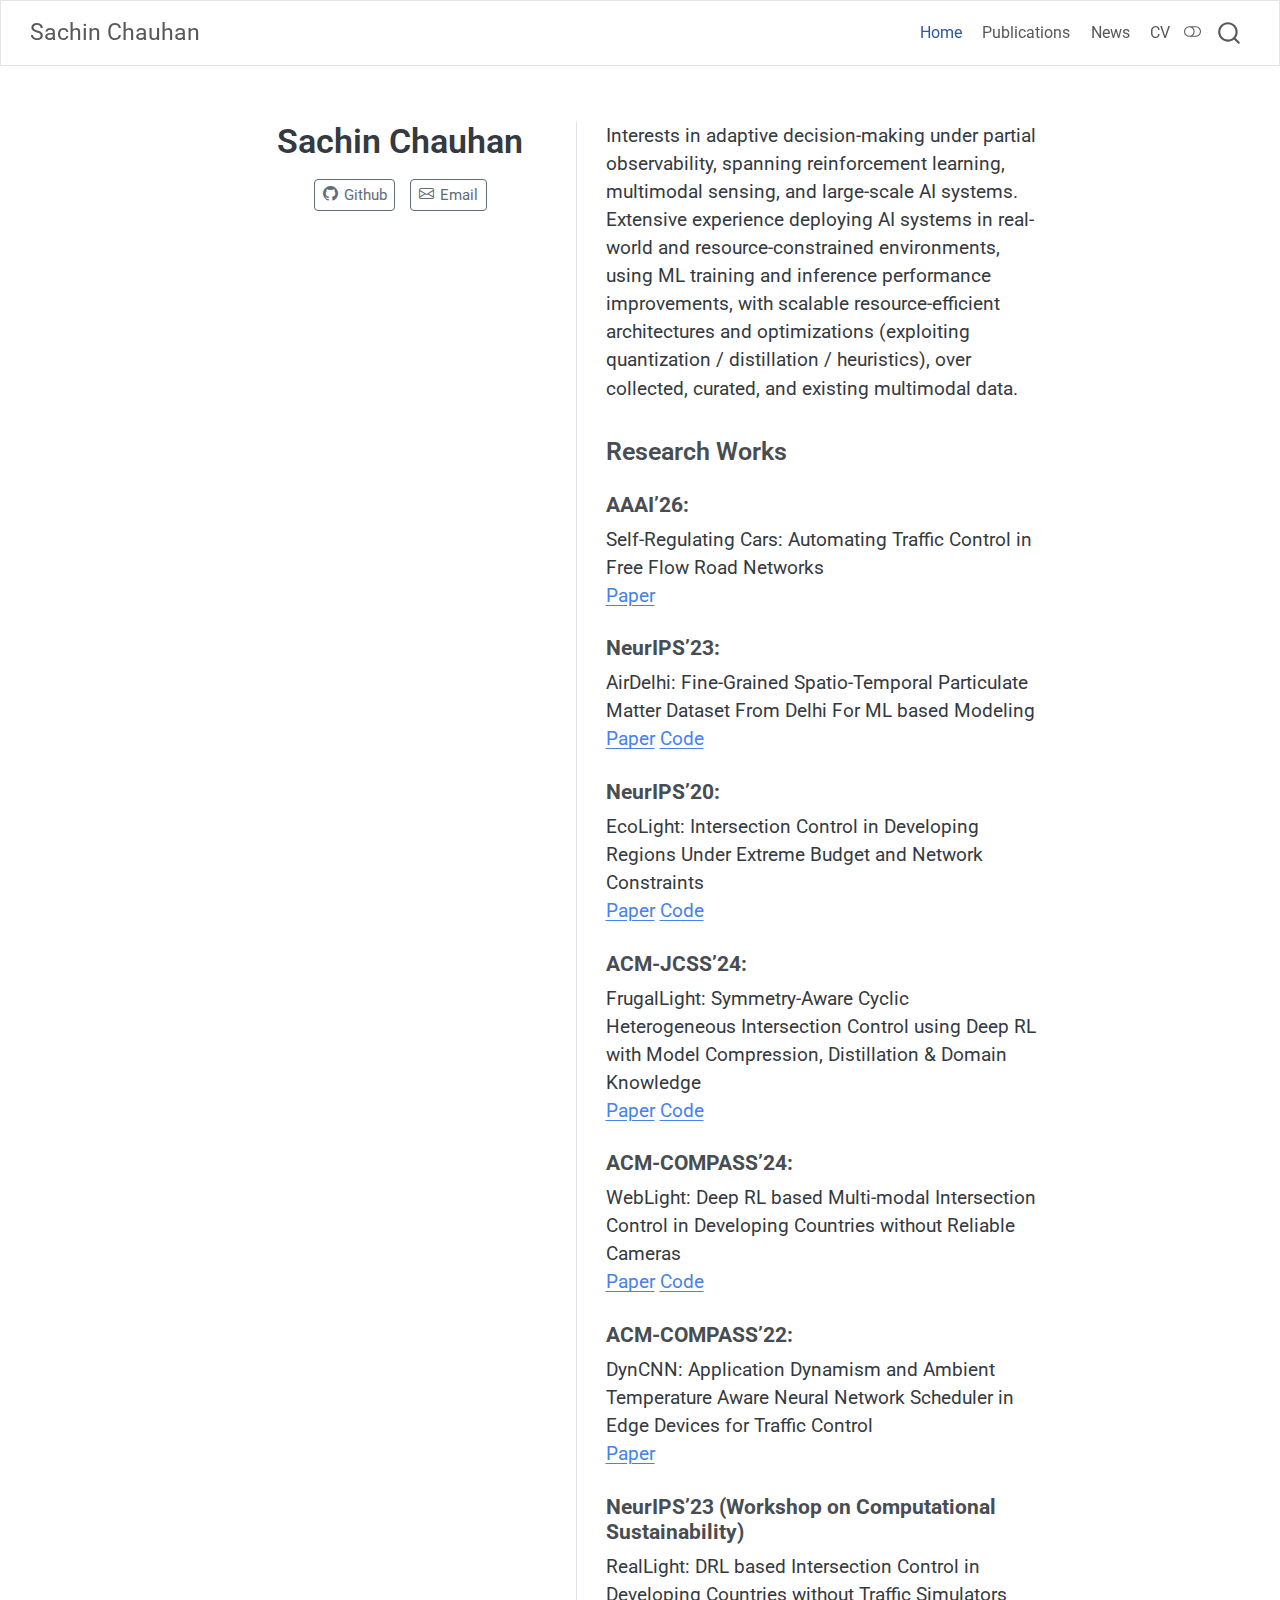
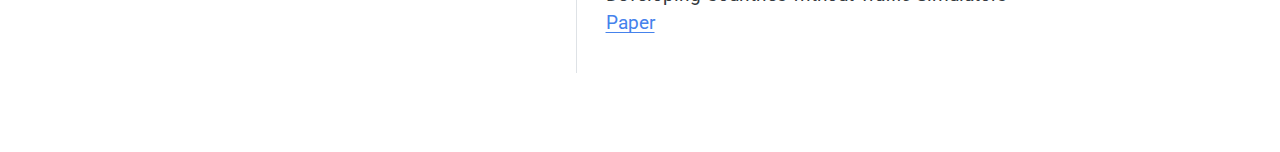
<file: index.html>
<!DOCTYPE html>
<html xmlns="http://www.w3.org/1999/xhtml" lang="en" xml:lang="en"><head>

<meta charset="utf-8">
<meta name="generator" content="quarto-1.9.36">

<meta name="viewport" content="width=device-width, initial-scale=1.0, user-scalable=yes">


<title>Sachin Chauhan</title>
<style>
/* Default styles provided by pandoc.
** See https://pandoc.org/MANUAL.html#variables-for-html for config info.
*/
code{white-space: pre-wrap;}
span.smallcaps{font-variant: small-caps;}
div.columns{display: flex; gap: min(4vw, 1.5em);}
div.column{flex: auto; overflow-x: auto;}
div.hanging-indent{margin-left: 1.5em; text-indent: -1.5em;}
ul.task-list{list-style: none;}
ul.task-list li input[type="checkbox"] {
  width: 0.8em;
  margin: 0 0.8em 0.2em -1em; /* quarto-specific, see https://github.com/quarto-dev/quarto-cli/issues/4556 */ 
  vertical-align: middle;
}
</style>


<script src="site_libs/quarto-nav/quarto-nav.js"></script>
<script src="site_libs/quarto-nav/headroom.min.js"></script>
<script src="site_libs/clipboard/clipboard.min.js"></script>
<script src="site_libs/quarto-search/autocomplete.umd.js"></script>
<script src="site_libs/quarto-search/fuse.min.js"></script>
<script src="site_libs/quarto-search/quarto-search.js"></script>
<meta name="quarto:offset" content="./">
<script src="site_libs/quarto-html/quarto.js" type="module"></script>
<script src="site_libs/quarto-html/tabsets/tabsets.js" type="module"></script>
<script src="site_libs/quarto-html/popper.min.js"></script>
<script src="site_libs/quarto-html/tippy.umd.min.js"></script>
<link href="site_libs/quarto-html/tippy.css" rel="stylesheet">
<link href="site_libs/quarto-html/quarto-syntax-highlighting-3ff4805f19b0085abba01199065d0a21.css" rel="stylesheet" class="quarto-color-scheme" id="quarto-text-highlighting-styles">
<link href="site_libs/quarto-html/quarto-syntax-highlighting-dark-3ff4805f19b0085abba01199065d0a21.css" rel="stylesheet" class="quarto-color-scheme quarto-color-alternate" id="quarto-text-highlighting-styles">
<link href="site_libs/quarto-html/quarto-syntax-highlighting-3ff4805f19b0085abba01199065d0a21.css" rel="stylesheet" class="quarto-color-scheme-extra" id="quarto-text-highlighting-styles">
<script src="site_libs/bootstrap/bootstrap.min.js"></script>
<link href="site_libs/bootstrap/bootstrap-icons.css" rel="stylesheet">
<link href="site_libs/bootstrap/bootstrap-1d01e5a7928b5c6252a08aa44083a9f4.min.css" rel="stylesheet" append-hash="true" class="quarto-color-scheme" id="quarto-bootstrap" data-mode="light">
<link href="site_libs/bootstrap/bootstrap-dark-3adaf16cebc5befcbe94a28f059c62c5.min.css" rel="stylesheet" append-hash="true" class="quarto-color-scheme quarto-color-alternate" id="quarto-bootstrap" data-mode="dark">
<link href="site_libs/bootstrap/bootstrap-1d01e5a7928b5c6252a08aa44083a9f4.min.css" rel="stylesheet" append-hash="true" class="quarto-color-scheme-extra" id="quarto-bootstrap" data-mode="light">
<script id="quarto-search-options" type="application/json">{
  "location": "navbar",
  "copy-button": false,
  "collapse-after": 3,
  "panel-placement": "end",
  "type": "overlay",
  "limit": 50,
  "keyboard-shortcut": [
    "f",
    "/",
    "s"
  ],
  "show-item-context": false,
  "language": {
    "search-no-results-text": "No results",
    "search-matching-documents-text": "matching documents",
    "search-copy-link-title": "Copy link to search",
    "search-hide-matches-text": "Hide additional matches",
    "search-more-match-text": "more match in this document",
    "search-more-matches-text": "more matches in this document",
    "search-clear-button-title": "Clear",
    "search-text-placeholder": "",
    "search-detached-cancel-button-title": "Cancel",
    "search-submit-button-title": "Submit",
    "search-label": "Search"
  }
}</script>


</head>

<body class="nav-fixed fullcontent quarto-light"><script id="quarto-html-before-body" type="application/javascript">
    const toggleBodyColorMode = (bsSheetEl) => {
      const mode = bsSheetEl.getAttribute("data-mode");
      const bodyEl = window.document.querySelector("body");
      if (mode === "dark") {
        bodyEl.classList.add("quarto-dark");
        bodyEl.classList.remove("quarto-light");
      } else {
        bodyEl.classList.add("quarto-light");
        bodyEl.classList.remove("quarto-dark");
      }
    }
    const toggleBodyColorPrimary = () => {
      const bsSheetEl = window.document.querySelector("link#quarto-bootstrap:not([rel=disabled-stylesheet])");
      if (bsSheetEl) {
        toggleBodyColorMode(bsSheetEl);
      }
    }
    const setColorSchemeToggle = (alternate) => {
      const toggles = window.document.querySelectorAll('.quarto-color-scheme-toggle');
      for (let i=0; i < toggles.length; i++) {
        const toggle = toggles[i];
        if (toggle) {
          if (alternate) {
            toggle.classList.add("alternate");
          } else {
            toggle.classList.remove("alternate");
          }
        }
      }
    };
    const toggleColorMode = (alternate) => {
      // Switch the stylesheets
      const primaryStylesheets = window.document.querySelectorAll('link.quarto-color-scheme:not(.quarto-color-alternate)');
      const alternateStylesheets = window.document.querySelectorAll('link.quarto-color-scheme.quarto-color-alternate');
      manageTransitions('#quarto-margin-sidebar .nav-link', false);
      if (alternate) {
        // note: dark is layered on light, we don't disable primary!
        enableStylesheet(alternateStylesheets);
        for (const sheetNode of alternateStylesheets) {
          if (sheetNode.id === "quarto-bootstrap") {
            toggleBodyColorMode(sheetNode);
          }
        }
      } else {
        disableStylesheet(alternateStylesheets);
        enableStylesheet(primaryStylesheets)
        toggleBodyColorPrimary();
      }
      manageTransitions('#quarto-margin-sidebar .nav-link', true);
      // Switch the toggles
      setColorSchemeToggle(alternate)
      // Hack to workaround the fact that safari doesn't
      // properly recolor the scrollbar when toggling (#1455)
      if (navigator.userAgent.indexOf('Safari') > 0 && navigator.userAgent.indexOf('Chrome') == -1) {
        manageTransitions("body", false);
        window.scrollTo(0, 1);
        setTimeout(() => {
          window.scrollTo(0, 0);
          manageTransitions("body", true);
        }, 40);
      }
    }
    const disableStylesheet = (stylesheets) => {
      for (let i=0; i < stylesheets.length; i++) {
        const stylesheet = stylesheets[i];
        stylesheet.rel = 'disabled-stylesheet';
      }
    }
    const enableStylesheet = (stylesheets) => {
      for (let i=0; i < stylesheets.length; i++) {
        const stylesheet = stylesheets[i];
        if(stylesheet.rel !== 'stylesheet') { // for Chrome, which will still FOUC without this check
          stylesheet.rel = 'stylesheet';
        }
      }
    }
    const manageTransitions = (selector, allowTransitions) => {
      const els = window.document.querySelectorAll(selector);
      for (let i=0; i < els.length; i++) {
        const el = els[i];
        if (allowTransitions) {
          el.classList.remove('notransition');
        } else {
          el.classList.add('notransition');
        }
      }
    }
    const isFileUrl = () => {
      return window.location.protocol === 'file:';
    }
    const hasAlternateSentinel = () => {
      let styleSentinel = getColorSchemeSentinel();
      if (styleSentinel !== null) {
        return styleSentinel === "alternate";
      } else {
        return false;
      }
    }
    const setStyleSentinel = (alternate) => {
      const value = alternate ? "alternate" : "default";
      if (!isFileUrl()) {
        window.localStorage.setItem("quarto-color-scheme", value);
      } else {
        localAlternateSentinel = value;
      }
    }
    const getColorSchemeSentinel = () => {
      if (!isFileUrl()) {
        const storageValue = window.localStorage.getItem("quarto-color-scheme");
        return storageValue != null ? storageValue : localAlternateSentinel;
      } else {
        return localAlternateSentinel;
      }
    }
    const toggleGiscusIfUsed = (isAlternate, darkModeDefault) => {
      const baseTheme = document.querySelector('#giscus-base-theme')?.value ?? 'light';
      const alternateTheme = document.querySelector('#giscus-alt-theme')?.value ?? 'dark';
      let newTheme = '';
      if(authorPrefersDark) {
        newTheme = isAlternate ? baseTheme : alternateTheme;
      } else {
        newTheme = isAlternate ? alternateTheme : baseTheme;
      }
      const changeGiscusTheme = () => {
        // From: https://github.com/giscus/giscus/issues/336
        const sendMessage = (message) => {
          const iframe = document.querySelector('iframe.giscus-frame');
          if (!iframe) return;
          iframe.contentWindow.postMessage({ giscus: message }, 'https://giscus.app');
        }
        sendMessage({
          setConfig: {
            theme: newTheme
          }
        });
      }
      const isGiscussLoaded = window.document.querySelector('iframe.giscus-frame') !== null;
      if (isGiscussLoaded) {
        changeGiscusTheme();
      }
    };
    const authorPrefersDark = false;
    const darkModeDefault = authorPrefersDark;
      document.querySelector('link#quarto-text-highlighting-styles.quarto-color-scheme-extra').rel = 'disabled-stylesheet';
      document.querySelector('link#quarto-bootstrap.quarto-color-scheme-extra').rel = 'disabled-stylesheet';
    let localAlternateSentinel = darkModeDefault ? 'alternate' : 'default';
    // Dark / light mode switch
    window.quartoToggleColorScheme = () => {
      // Read the current dark / light value
      let toAlternate = !hasAlternateSentinel();
      toggleColorMode(toAlternate);
      setStyleSentinel(toAlternate);
      toggleGiscusIfUsed(toAlternate, darkModeDefault);
      window.dispatchEvent(new Event('resize'));
    };
    // Switch to dark mode if need be
    if (hasAlternateSentinel()) {
      toggleColorMode(true);
    } else {
      toggleColorMode(false);
    }
  </script>

<div id="quarto-search-results"></div>
  <header id="quarto-header" class="headroom fixed-top">
    <nav class="navbar navbar-expand-lg " data-bs-theme="dark">
      <div class="navbar-container container-fluid">
      <div class="navbar-brand-container mx-auto">
    <a class="navbar-brand" href="./index.html">
    <span class="navbar-title">Sachin Chauhan</span>
    </a>
  </div>
            <div id="quarto-search" class="" title="Search"></div>
          <button class="navbar-toggler" type="button" data-bs-toggle="collapse" data-bs-target="#navbarCollapse" aria-controls="navbarCollapse" role="menu" aria-expanded="false" aria-label="Toggle navigation" onclick="if (window.quartoToggleHeadroom) { window.quartoToggleHeadroom(); }">
  <span class="navbar-toggler-icon"></span>
</button>
          <div class="collapse navbar-collapse" id="navbarCollapse">
            <ul class="navbar-nav navbar-nav-scroll ms-auto">
  <li class="nav-item">
    <a class="nav-link active" href="./index.html" aria-current="page"> 
<span class="menu-text">Home</span></a>
  </li>  
  <li class="nav-item">
    <a class="nav-link" href="./papers"> 
<span class="menu-text">Publications</span></a>
  </li>  
  <li class="nav-item">
    <a class="nav-link" href="./news.html"> 
<span class="menu-text">News</span></a>
  </li>  
  <li class="nav-item">
    <a class="nav-link" href="./files/cv.pdf"> 
<span class="menu-text">CV</span></a>
  </li>  
</ul>
          </div> <!-- /navcollapse -->
            <div class="quarto-navbar-tools">
  <a href="" class="quarto-color-scheme-toggle quarto-navigation-tool  px-1" onclick="window.quartoToggleColorScheme(); return false;" title="Toggle dark mode"><i class="bi"></i></a>
</div>
      </div> <!-- /container-fluid -->
    </nav>
</header>
<!-- content -->
<div id="quarto-content" class="quarto-container page-columns page-rows-contents page-layout-article page-navbar">
<!-- sidebar -->
<!-- margin-sidebar -->
    
<!-- main -->
<div class="quarto-about-trestles">
  <div class="about-entity">
<header id="title-block-header" class="quarto-title-block default">
<div class="quarto-title">
<h1 class="title">Sachin Chauhan</h1>
</div>
<div class="quarto-title-meta">
  </div>
</header>
    <div class="about-links">
  <a href="https://github.com/sachin-iitd" class="about-link" rel="" target="">
    <i class="bi bi-github"></i>
     <span class="about-link-text">Github</span>
  </a>
  <a href="mailto:sachin@cse.iitd.ac.in" class="about-link" rel="" target="">
    <i class="bi bi-envelope"></i>
     <span class="about-link-text">Email</span>
  </a>
</div>
  </div>
  <div class="about-contents"><main class="content" id="quarto-document-content">

<p>Interests in adaptive decision-making under partial observability, spanning reinforcement learning, multimodal sensing, and large-scale AI systems. Extensive experience deploying AI systems in real-world and resource-constrained environments, using ML training and inference performance improvements, with scalable resource-efficient architectures and optimizations (exploiting quantization / distillation / heuristics), over collected, curated, and existing multimodal data.</p>
<section id="research-works" class="level3">
<h3 data-anchor-id="research-works">Research Works</h3>
<section id="aaai26" class="level4">
<h4 data-anchor-id="aaai26">AAAI’26:</h4>
<p>Self-Regulating Cars: Automating Traffic Control in Free Flow Road Networks <br> <a href="https://doi.org/10.1609/aaai.v40i45.41163">Paper</a></p>
</section>
<section id="neurips23" class="level4">
<h4 data-anchor-id="neurips23">NeurIPS’23:</h4>
<p>AirDelhi: Fine-Grained Spatio-Temporal Particulate Matter Dataset From Delhi For ML based Modeling <br> <a href="https://papers.nips.cc/paper_files/paper/2023/hash/ee799aff607fcf39c01df6391e96f92c-Abstract-Datasets_and_Benchmarks.html">Paper</a> <a href="https://github.com/sachin-iitd/DelhiPMDatasetBenchmark">Code</a></p>
</section>
<section id="neurips20" class="level4">
<h4 data-anchor-id="neurips20">NeurIPS’20:</h4>
<p>EcoLight: Intersection Control in Developing Regions Under Extreme Budget and Network Constraints <br> <a href="https://proceedings.neurips.cc/paper/2020/hash/97e49161287e7a4f9b745366e4f9431b-Abstract.html">Paper</a> <a href="https://github.com/sachin-iitd/EcoLight">Code</a></p>
</section>
<section id="acm-jcss24" class="level4">
<h4 data-anchor-id="acm-jcss24">ACM-JCSS’24:</h4>
<p>FrugalLight: Symmetry-Aware Cyclic Heterogeneous Intersection Control using Deep RL with Model Compression, Distillation &amp; Domain Knowledge <br> <a href="https://dl.acm.org/doi/10.1145/3648599">Paper</a> <a href="https://github.com/sachin-iitd/FrugalLight">Code</a></p>
</section>
<section id="acm-compass24" class="level4">
<h4 data-anchor-id="acm-compass24">ACM-COMPASS’24:</h4>
<p>WebLight: Deep RL based Multi-modal Intersection Control in Developing Countries without Reliable Cameras <br> <a href="https://dl.acm.org/doi/10.1145/3674829.3675075">Paper</a> <a href="https://github.com/sachin-iitd/WebLight">Code</a></p>
</section>
<section id="acm-compass22" class="level4">
<h4 data-anchor-id="acm-compass22">ACM-COMPASS’22:</h4>
<p>DynCNN: Application Dynamism and Ambient Temperature Aware Neural Network Scheduler in Edge Devices for Traffic Control <br> <a href="https://dl.acm.org/doi/10.1145/3530190.3534823">Paper</a></p>
</section>
<section id="neurips23-workshop-on-computational-sustainability" class="level4">
<h4 data-anchor-id="neurips23-workshop-on-computational-sustainability">NeurIPS’23 (Workshop on Computational Sustainability)</h4>
<p>RealLight: DRL based Intersection Control in Developing Countries without Traffic Simulators <a href="https://openreview.net/pdf?id=dmjT841VuV">Paper</a></p>


</section>
</section>
</main></div>
</div>
 <!-- /main -->
<script id="quarto-html-after-body" type="application/javascript">
  window.document.addEventListener("DOMContentLoaded", function (event) {
    // Ensure there is a toggle, if there isn't float one in the top right
    if (window.document.querySelector('.quarto-color-scheme-toggle') === null) {
      const a = window.document.createElement('a');
      a.classList.add('top-right');
      a.classList.add('quarto-color-scheme-toggle');
      a.href = "";
      a.onclick = function() { try { window.quartoToggleColorScheme(); } catch {} return false; };
      const i = window.document.createElement("i");
      i.classList.add('bi');
      a.appendChild(i);
      window.document.body.appendChild(a);
    }
    setColorSchemeToggle(hasAlternateSentinel())
    const isCodeAnnotation = (el) => {
      for (const clz of el.classList) {
        if (clz.startsWith('code-annotation-')) {                     
          return true;
        }
      }
      return false;
    }
    const onCopySuccess = function(e) {
      // button target
      const button = e.trigger;
      // don't keep focus
      button.blur();
      // flash "checked"
      button.classList.add('code-copy-button-checked');
      var currentTitle = button.getAttribute("title");
      button.setAttribute("title", "Copied!");
      let tooltip;
      if (window.bootstrap) {
        button.setAttribute("data-bs-toggle", "tooltip");
        button.setAttribute("data-bs-placement", "left");
        button.setAttribute("data-bs-title", "Copied!");
        tooltip = new bootstrap.Tooltip(button, 
          { trigger: "manual", 
            customClass: "code-copy-button-tooltip",
            offset: [0, -8]});
        tooltip.show();    
      }
      setTimeout(function() {
        if (tooltip) {
          tooltip.hide();
          button.removeAttribute("data-bs-title");
          button.removeAttribute("data-bs-toggle");
          button.removeAttribute("data-bs-placement");
        }
        button.setAttribute("title", currentTitle);
        button.classList.remove('code-copy-button-checked');
      }, 1000);
      // clear code selection
      e.clearSelection();
    }
    const getTextToCopy = function(trigger) {
      const outerScaffold = trigger.parentElement.cloneNode(true);
      const codeEl = outerScaffold.querySelector('code');
      for (const childEl of codeEl.children) {
        if (isCodeAnnotation(childEl)) {
          childEl.remove();
        }
      }
      return codeEl.innerText;
    }
    const clipboard = new window.ClipboardJS('.code-copy-button:not([data-in-quarto-modal])', {
      text: getTextToCopy
    });
    clipboard.on('success', onCopySuccess);
    if (window.document.getElementById('quarto-embedded-source-code-modal')) {
      const clipboardModal = new window.ClipboardJS('.code-copy-button[data-in-quarto-modal]', {
        text: getTextToCopy,
        container: window.document.getElementById('quarto-embedded-source-code-modal')
      });
      clipboardModal.on('success', onCopySuccess);
    }
      var localhostRegex = new RegExp(/^(?:http|https):\/\/localhost\:?[0-9]*\//);
      var mailtoRegex = new RegExp(/^mailto:/);
        var filterRegex = new RegExp("https:\/\/sachin-iitd\.github\.io\/");
      var isInternal = (href) => {
          return filterRegex.test(href) || localhostRegex.test(href) || mailtoRegex.test(href);
      }
      // Inspect non-navigation links and adorn them if external
     var links = window.document.querySelectorAll('a[href]:not(.nav-link):not(.navbar-brand):not(.toc-action):not(.sidebar-link):not(.sidebar-item-toggle):not(.pagination-link):not(.no-external):not([aria-hidden]):not(.dropdown-item):not(.quarto-navigation-tool):not(.about-link)');
      for (var i=0; i<links.length; i++) {
        const link = links[i];
        if (!isInternal(link.href)) {
          // undo the damage that might have been done by quarto-nav.js in the case of
          // links that we want to consider external
          if (link.dataset.originalHref !== undefined) {
            link.href = link.dataset.originalHref;
          }
        }
      }
    function tippyHover(el, contentFn, onTriggerFn, onUntriggerFn) {
      const config = {
        allowHTML: true,
        maxWidth: 500,
        delay: 100,
        arrow: false,
        appendTo: function(el) {
            return el.parentElement;
        },
        interactive: true,
        interactiveBorder: 10,
        theme: 'quarto',
        placement: 'bottom-start',
      };
      if (contentFn) {
        config.content = contentFn;
      }
      if (onTriggerFn) {
        config.onTrigger = onTriggerFn;
      }
      if (onUntriggerFn) {
        config.onUntrigger = onUntriggerFn;
      }
      window.tippy(el, config); 
    }
    const noterefs = window.document.querySelectorAll('a[role="doc-noteref"]');
    for (var i=0; i<noterefs.length; i++) {
      const ref = noterefs[i];
      tippyHover(ref, function() {
        // use id or data attribute instead here
        let href = ref.getAttribute('data-footnote-href') || ref.getAttribute('href');
        try { href = new URL(href).hash; } catch {}
        const id = href.replace(/^#\/?/, "");
        const note = window.document.getElementById(id);
        if (note) {
          return note.innerHTML;
        } else {
          return "";
        }
      });
    }
    const xrefs = window.document.querySelectorAll('a.quarto-xref');
    const processXRef = (id, note) => {
      // Strip column container classes
      const stripColumnClz = (el) => {
        el.classList.remove("page-full", "page-columns");
        if (el.children) {
          for (const child of el.children) {
            stripColumnClz(child);
          }
        }
      }
      stripColumnClz(note)
      if (id === null || id.startsWith('sec-')) {
        // Special case sections, only their first couple elements
        const container = document.createElement("div");
        if (note.children && note.children.length > 2) {
          container.appendChild(note.children[0].cloneNode(true));
          for (let i = 1; i < note.children.length; i++) {
            const child = note.children[i];
            if (child.tagName === "P" && child.innerText === "") {
              continue;
            } else {
              container.appendChild(child.cloneNode(true));
              break;
            }
          }
          if (window.Quarto?.typesetMath) {
            window.Quarto.typesetMath(container);
          }
          return container.innerHTML
        } else {
          if (window.Quarto?.typesetMath) {
            window.Quarto.typesetMath(note);
          }
          return note.innerHTML;
        }
      } else {
        // Remove any anchor links if they are present
        const anchorLink = note.querySelector('a.anchorjs-link');
        if (anchorLink) {
          anchorLink.remove();
        }
        if (window.Quarto?.typesetMath) {
          window.Quarto.typesetMath(note);
        }
        if (note.classList.contains("callout")) {
          return note.outerHTML;
        } else {
          return note.innerHTML;
        }
      }
    }
    for (var i=0; i<xrefs.length; i++) {
      const xref = xrefs[i];
      tippyHover(xref, undefined, function(instance) {
        instance.disable();
        let url = xref.getAttribute('href');
        let hash = undefined; 
        if (url.startsWith('#')) {
          hash = url;
        } else {
          try { hash = new URL(url).hash; } catch {}
        }
        if (hash) {
          const id = hash.replace(/^#\/?/, "");
          const note = window.document.getElementById(id);
          if (note !== null) {
            try {
              const html = processXRef(id, note.cloneNode(true));
              instance.setContent(html);
            } finally {
              instance.enable();
              instance.show();
            }
          } else {
            // See if we can fetch this
            fetch(url.split('#')[0])
            .then(res => res.text())
            .then(html => {
              const parser = new DOMParser();
              const htmlDoc = parser.parseFromString(html, "text/html");
              const note = htmlDoc.getElementById(id);
              if (note !== null) {
                const html = processXRef(id, note);
                instance.setContent(html);
              } 
            }).finally(() => {
              instance.enable();
              instance.show();
            });
          }
        } else {
          // See if we can fetch a full url (with no hash to target)
          // This is a special case and we should probably do some content thinning / targeting
          fetch(url)
          .then(res => res.text())
          .then(html => {
            const parser = new DOMParser();
            const htmlDoc = parser.parseFromString(html, "text/html");
            const note = htmlDoc.querySelector('main.content');
            if (note !== null) {
              // This should only happen for chapter cross references
              // (since there is no id in the URL)
              // remove the first header
              if (note.children.length > 0 && note.children[0].tagName === "HEADER") {
                note.children[0].remove();
              }
              const html = processXRef(null, note);
              instance.setContent(html);
            } 
          }).finally(() => {
            instance.enable();
            instance.show();
          });
        }
      }, function(instance) {
      });
    }
        let selectedAnnoteEl;
        const selectorForAnnotation = ( cell, annotation) => {
          let cellAttr = 'data-code-cell="' + cell + '"';
          let lineAttr = 'data-code-annotation="' +  annotation + '"';
          const selector = 'span[' + cellAttr + '][' + lineAttr + ']';
          return selector;
        }
        const selectCodeLines = (annoteEl) => {
          const doc = window.document;
          const targetCell = annoteEl.getAttribute("data-target-cell");
          const targetAnnotation = annoteEl.getAttribute("data-target-annotation");
          const annoteSpan = window.document.querySelector(selectorForAnnotation(targetCell, targetAnnotation));
          const lines = annoteSpan.getAttribute("data-code-lines").split(",");
          const lineIds = lines.map((line) => {
            return targetCell + "-" + line;
          })
          let top = null;
          let height = null;
          let parent = null;
          if (lineIds.length > 0) {
              //compute the position of the single el (top and bottom and make a div)
              const el = window.document.getElementById(lineIds[0]);
              top = el.offsetTop;
              height = el.offsetHeight;
              parent = el.parentElement.parentElement;
            if (lineIds.length > 1) {
              const lastEl = window.document.getElementById(lineIds[lineIds.length - 1]);
              const bottom = lastEl.offsetTop + lastEl.offsetHeight;
              height = bottom - top;
            }
            if (top !== null && height !== null && parent !== null) {
              // cook up a div (if necessary) and position it 
              let div = window.document.getElementById("code-annotation-line-highlight");
              if (div === null) {
                div = window.document.createElement("div");
                div.setAttribute("id", "code-annotation-line-highlight");
                div.style.position = 'absolute';
                parent.appendChild(div);
              }
              div.style.top = top - 2 + "px";
              div.style.height = height + 4 + "px";
              div.style.left = 0;
              let gutterDiv = window.document.getElementById("code-annotation-line-highlight-gutter");
              if (gutterDiv === null) {
                gutterDiv = window.document.createElement("div");
                gutterDiv.setAttribute("id", "code-annotation-line-highlight-gutter");
                gutterDiv.style.position = 'absolute';
                const codeCell = window.document.getElementById(targetCell);
                const gutter = codeCell.querySelector('.code-annotation-gutter');
                gutter.appendChild(gutterDiv);
              }
              gutterDiv.style.top = top - 2 + "px";
              gutterDiv.style.height = height + 4 + "px";
            }
            selectedAnnoteEl = annoteEl;
          }
        };
        const unselectCodeLines = () => {
          const elementsIds = ["code-annotation-line-highlight", "code-annotation-line-highlight-gutter"];
          elementsIds.forEach((elId) => {
            const div = window.document.getElementById(elId);
            if (div) {
              div.remove();
            }
          });
          selectedAnnoteEl = undefined;
        };
          // Handle positioning of the toggle
      window.addEventListener(
        "resize",
        throttle(() => {
          elRect = undefined;
          if (selectedAnnoteEl) {
            selectCodeLines(selectedAnnoteEl);
          }
        }, 10)
      );
      function throttle(fn, ms) {
      let throttle = false;
      let timer;
        return (...args) => {
          if(!throttle) { // first call gets through
              fn.apply(this, args);
              throttle = true;
          } else { // all the others get throttled
              if(timer) clearTimeout(timer); // cancel #2
              timer = setTimeout(() => {
                fn.apply(this, args);
                timer = throttle = false;
              }, ms);
          }
        };
      }
        // Attach click handler to the DT
        const annoteDls = window.document.querySelectorAll('dt[data-target-cell]');
        for (const annoteDlNode of annoteDls) {
          annoteDlNode.addEventListener('click', (event) => {
            const clickedEl = event.target;
            if (clickedEl !== selectedAnnoteEl) {
              unselectCodeLines();
              const activeEl = window.document.querySelector('dt[data-target-cell].code-annotation-active');
              if (activeEl) {
                activeEl.classList.remove('code-annotation-active');
              }
              selectCodeLines(clickedEl);
              clickedEl.classList.add('code-annotation-active');
            } else {
              // Unselect the line
              unselectCodeLines();
              clickedEl.classList.remove('code-annotation-active');
            }
          });
        }
    const findCites = (el) => {
      const parentEl = el.parentElement;
      if (parentEl) {
        const cites = parentEl.dataset.cites;
        if (cites) {
          return {
            el,
            cites: cites.split(' ')
          };
        } else {
          return findCites(el.parentElement)
        }
      } else {
        return undefined;
      }
    };
    var bibliorefs = window.document.querySelectorAll('a[role="doc-biblioref"]');
    for (var i=0; i<bibliorefs.length; i++) {
      const ref = bibliorefs[i];
      const citeInfo = findCites(ref);
      if (citeInfo) {
        tippyHover(citeInfo.el, function() {
          var popup = window.document.createElement('div');
          citeInfo.cites.forEach(function(cite) {
            var citeDiv = window.document.createElement('div');
            citeDiv.classList.add('hanging-indent');
            citeDiv.classList.add('csl-entry');
            var biblioDiv = window.document.getElementById('ref-' + cite);
            if (biblioDiv) {
              citeDiv.innerHTML = biblioDiv.innerHTML;
            }
            popup.appendChild(citeDiv);
          });
          return popup.innerHTML;
        });
      }
    }
  });
  </script>
</div> <!-- /content -->




</body></html>
</file>
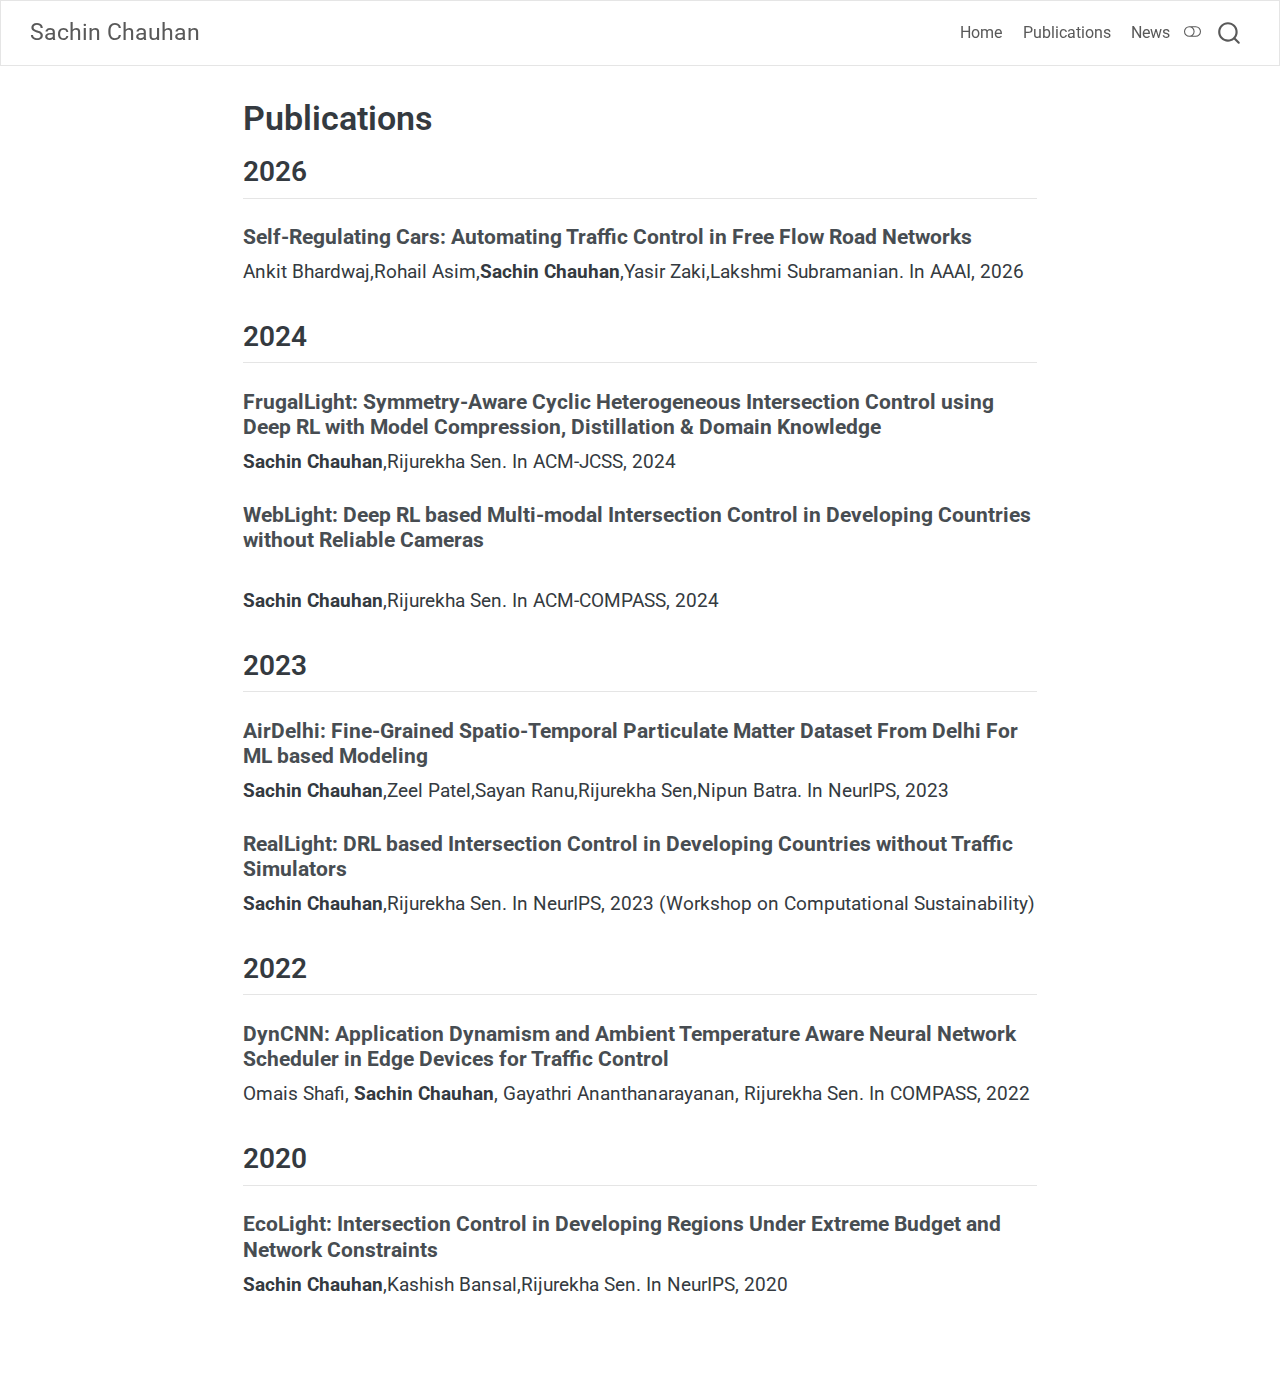
<file: papers/index.html>
<!DOCTYPE html>
<html xmlns="http://www.w3.org/1999/xhtml" lang="en" xml:lang="en"><head>

<meta charset="utf-8">
<meta name="generator" content="quarto-1.9.36">

<meta name="viewport" content="width=device-width, initial-scale=1.0, user-scalable=yes">


<title>Publications – Sachin Chauhan</title>
<style>
/* Default styles provided by pandoc.
** See https://pandoc.org/MANUAL.html#variables-for-html for config info.
*/
code{white-space: pre-wrap;}
span.smallcaps{font-variant: small-caps;}
div.columns{display: flex; gap: min(4vw, 1.5em);}
div.column{flex: auto; overflow-x: auto;}
div.hanging-indent{margin-left: 1.5em; text-indent: -1.5em;}
ul.task-list{list-style: none;}
ul.task-list li input[type="checkbox"] {
  width: 0.8em;
  margin: 0 0.8em 0.2em -1em; /* quarto-specific, see https://github.com/quarto-dev/quarto-cli/issues/4556 */ 
  vertical-align: middle;
}
</style>


<script src="../site_libs/quarto-nav/quarto-nav.js"></script>
<script src="../site_libs/quarto-nav/headroom.min.js"></script>
<script src="../site_libs/clipboard/clipboard.min.js"></script>
<script src="../site_libs/quarto-search/autocomplete.umd.js"></script>
<script src="../site_libs/quarto-search/fuse.min.js"></script>
<script src="../site_libs/quarto-search/quarto-search.js"></script>
<meta name="quarto:offset" content="../">
<script src="../site_libs/quarto-html/quarto.js" type="module"></script>
<script src="../site_libs/quarto-html/tabsets/tabsets.js" type="module"></script>
<script src="../site_libs/quarto-html/popper.min.js"></script>
<script src="../site_libs/quarto-html/tippy.umd.min.js"></script>
<script src="../site_libs/quarto-html/anchor.min.js"></script>
<link href="../site_libs/quarto-html/tippy.css" rel="stylesheet">
<link href="../site_libs/quarto-html/quarto-syntax-highlighting-3ff4805f19b0085abba01199065d0a21.css" rel="stylesheet" class="quarto-color-scheme" id="quarto-text-highlighting-styles">
<link href="../site_libs/quarto-html/quarto-syntax-highlighting-dark-3ff4805f19b0085abba01199065d0a21.css" rel="stylesheet" class="quarto-color-scheme quarto-color-alternate" id="quarto-text-highlighting-styles">
<link href="../site_libs/quarto-html/quarto-syntax-highlighting-3ff4805f19b0085abba01199065d0a21.css" rel="stylesheet" class="quarto-color-scheme-extra" id="quarto-text-highlighting-styles">
<script src="../site_libs/bootstrap/bootstrap.min.js"></script>
<link href="../site_libs/bootstrap/bootstrap-icons.css" rel="stylesheet">
<link href="../site_libs/bootstrap/bootstrap-1d01e5a7928b5c6252a08aa44083a9f4.min.css" rel="stylesheet" append-hash="true" class="quarto-color-scheme" id="quarto-bootstrap" data-mode="light">
<link href="../site_libs/bootstrap/bootstrap-dark-3adaf16cebc5befcbe94a28f059c62c5.min.css" rel="stylesheet" append-hash="true" class="quarto-color-scheme quarto-color-alternate" id="quarto-bootstrap" data-mode="dark">
<link href="../site_libs/bootstrap/bootstrap-1d01e5a7928b5c6252a08aa44083a9f4.min.css" rel="stylesheet" append-hash="true" class="quarto-color-scheme-extra" id="quarto-bootstrap" data-mode="light">
<script id="quarto-search-options" type="application/json">{
  "location": "navbar",
  "copy-button": false,
  "collapse-after": 3,
  "panel-placement": "end",
  "type": "overlay",
  "limit": 50,
  "keyboard-shortcut": [
    "f",
    "/",
    "s"
  ],
  "show-item-context": false,
  "language": {
    "search-no-results-text": "No results",
    "search-matching-documents-text": "matching documents",
    "search-copy-link-title": "Copy link to search",
    "search-hide-matches-text": "Hide additional matches",
    "search-more-match-text": "more match in this document",
    "search-more-matches-text": "more matches in this document",
    "search-clear-button-title": "Clear",
    "search-text-placeholder": "",
    "search-detached-cancel-button-title": "Cancel",
    "search-submit-button-title": "Submit",
    "search-label": "Search"
  }
}</script>


</head>

<body class="nav-fixed fullcontent quarto-light"><script id="quarto-html-before-body" type="application/javascript">
    const toggleBodyColorMode = (bsSheetEl) => {
      const mode = bsSheetEl.getAttribute("data-mode");
      const bodyEl = window.document.querySelector("body");
      if (mode === "dark") {
        bodyEl.classList.add("quarto-dark");
        bodyEl.classList.remove("quarto-light");
      } else {
        bodyEl.classList.add("quarto-light");
        bodyEl.classList.remove("quarto-dark");
      }
    }
    const toggleBodyColorPrimary = () => {
      const bsSheetEl = window.document.querySelector("link#quarto-bootstrap:not([rel=disabled-stylesheet])");
      if (bsSheetEl) {
        toggleBodyColorMode(bsSheetEl);
      }
    }
    const setColorSchemeToggle = (alternate) => {
      const toggles = window.document.querySelectorAll('.quarto-color-scheme-toggle');
      for (let i=0; i < toggles.length; i++) {
        const toggle = toggles[i];
        if (toggle) {
          if (alternate) {
            toggle.classList.add("alternate");
          } else {
            toggle.classList.remove("alternate");
          }
        }
      }
    };
    const toggleColorMode = (alternate) => {
      // Switch the stylesheets
      const primaryStylesheets = window.document.querySelectorAll('link.quarto-color-scheme:not(.quarto-color-alternate)');
      const alternateStylesheets = window.document.querySelectorAll('link.quarto-color-scheme.quarto-color-alternate');
      manageTransitions('#quarto-margin-sidebar .nav-link', false);
      if (alternate) {
        // note: dark is layered on light, we don't disable primary!
        enableStylesheet(alternateStylesheets);
        for (const sheetNode of alternateStylesheets) {
          if (sheetNode.id === "quarto-bootstrap") {
            toggleBodyColorMode(sheetNode);
          }
        }
      } else {
        disableStylesheet(alternateStylesheets);
        enableStylesheet(primaryStylesheets)
        toggleBodyColorPrimary();
      }
      manageTransitions('#quarto-margin-sidebar .nav-link', true);
      // Switch the toggles
      setColorSchemeToggle(alternate)
      // Hack to workaround the fact that safari doesn't
      // properly recolor the scrollbar when toggling (#1455)
      if (navigator.userAgent.indexOf('Safari') > 0 && navigator.userAgent.indexOf('Chrome') == -1) {
        manageTransitions("body", false);
        window.scrollTo(0, 1);
        setTimeout(() => {
          window.scrollTo(0, 0);
          manageTransitions("body", true);
        }, 40);
      }
    }
    const disableStylesheet = (stylesheets) => {
      for (let i=0; i < stylesheets.length; i++) {
        const stylesheet = stylesheets[i];
        stylesheet.rel = 'disabled-stylesheet';
      }
    }
    const enableStylesheet = (stylesheets) => {
      for (let i=0; i < stylesheets.length; i++) {
        const stylesheet = stylesheets[i];
        if(stylesheet.rel !== 'stylesheet') { // for Chrome, which will still FOUC without this check
          stylesheet.rel = 'stylesheet';
        }
      }
    }
    const manageTransitions = (selector, allowTransitions) => {
      const els = window.document.querySelectorAll(selector);
      for (let i=0; i < els.length; i++) {
        const el = els[i];
        if (allowTransitions) {
          el.classList.remove('notransition');
        } else {
          el.classList.add('notransition');
        }
      }
    }
    const isFileUrl = () => {
      return window.location.protocol === 'file:';
    }
    const hasAlternateSentinel = () => {
      let styleSentinel = getColorSchemeSentinel();
      if (styleSentinel !== null) {
        return styleSentinel === "alternate";
      } else {
        return false;
      }
    }
    const setStyleSentinel = (alternate) => {
      const value = alternate ? "alternate" : "default";
      if (!isFileUrl()) {
        window.localStorage.setItem("quarto-color-scheme", value);
      } else {
        localAlternateSentinel = value;
      }
    }
    const getColorSchemeSentinel = () => {
      if (!isFileUrl()) {
        const storageValue = window.localStorage.getItem("quarto-color-scheme");
        return storageValue != null ? storageValue : localAlternateSentinel;
      } else {
        return localAlternateSentinel;
      }
    }
    const toggleGiscusIfUsed = (isAlternate, darkModeDefault) => {
      const baseTheme = document.querySelector('#giscus-base-theme')?.value ?? 'light';
      const alternateTheme = document.querySelector('#giscus-alt-theme')?.value ?? 'dark';
      let newTheme = '';
      if(authorPrefersDark) {
        newTheme = isAlternate ? baseTheme : alternateTheme;
      } else {
        newTheme = isAlternate ? alternateTheme : baseTheme;
      }
      const changeGiscusTheme = () => {
        // From: https://github.com/giscus/giscus/issues/336
        const sendMessage = (message) => {
          const iframe = document.querySelector('iframe.giscus-frame');
          if (!iframe) return;
          iframe.contentWindow.postMessage({ giscus: message }, 'https://giscus.app');
        }
        sendMessage({
          setConfig: {
            theme: newTheme
          }
        });
      }
      const isGiscussLoaded = window.document.querySelector('iframe.giscus-frame') !== null;
      if (isGiscussLoaded) {
        changeGiscusTheme();
      }
    };
    const authorPrefersDark = false;
    const darkModeDefault = authorPrefersDark;
      document.querySelector('link#quarto-text-highlighting-styles.quarto-color-scheme-extra').rel = 'disabled-stylesheet';
      document.querySelector('link#quarto-bootstrap.quarto-color-scheme-extra').rel = 'disabled-stylesheet';
    let localAlternateSentinel = darkModeDefault ? 'alternate' : 'default';
    // Dark / light mode switch
    window.quartoToggleColorScheme = () => {
      // Read the current dark / light value
      let toAlternate = !hasAlternateSentinel();
      toggleColorMode(toAlternate);
      setStyleSentinel(toAlternate);
      toggleGiscusIfUsed(toAlternate, darkModeDefault);
      window.dispatchEvent(new Event('resize'));
    };
    // Switch to dark mode if need be
    if (hasAlternateSentinel()) {
      toggleColorMode(true);
    } else {
      toggleColorMode(false);
    }
  </script>

<div id="quarto-search-results"></div>
  <header id="quarto-header" class="headroom fixed-top">
    <nav class="navbar navbar-expand-lg " data-bs-theme="dark">
      <div class="navbar-container container-fluid">
      <div class="navbar-brand-container mx-auto">
    <a class="navbar-brand" href="../index.html">
    <span class="navbar-title">Sachin Chauhan</span>
    </a>
  </div>
            <div id="quarto-search" class="" title="Search"></div>
          <button class="navbar-toggler" type="button" data-bs-toggle="collapse" data-bs-target="#navbarCollapse" aria-controls="navbarCollapse" role="menu" aria-expanded="false" aria-label="Toggle navigation" onclick="if (window.quartoToggleHeadroom) { window.quartoToggleHeadroom(); }">
  <span class="navbar-toggler-icon"></span>
</button>
          <div class="collapse navbar-collapse" id="navbarCollapse">
            <ul class="navbar-nav navbar-nav-scroll ms-auto">
  <li class="nav-item">
    <a class="nav-link" href="../index.html"> 
<span class="menu-text">Home</span></a>
  </li>  
  <li class="nav-item">
    <a class="nav-link" href="../papers"> 
<span class="menu-text">Publications</span></a>
  </li>  
  <li class="nav-item">
    <a class="nav-link" href="../news.html"> 
<span class="menu-text">News</span></a>
  </li>  
</ul>
          </div> <!-- /navcollapse -->
            <div class="quarto-navbar-tools">
  <a href="" class="quarto-color-scheme-toggle quarto-navigation-tool  px-1" onclick="window.quartoToggleColorScheme(); return false;" title="Toggle dark mode"><i class="bi"></i></a>
</div>
      </div> <!-- /container-fluid -->
    </nav>
</header>
<!-- content -->
<div id="quarto-content" class="quarto-container page-columns page-rows-contents page-layout-article page-navbar">
<!-- sidebar -->
<!-- margin-sidebar -->
    
<!-- main -->
<main class="content" id="quarto-document-content">


<header id="title-block-header" class="quarto-title-block default">
<div class="quarto-title">
<h1 class="title">Publications</h1>
</div>



<div class="quarto-title-meta">

    
  
    
  </div>
  


</header>


<section id="section" class="level2">
<h2 class="anchored" data-anchor-id="section">2026</h2>
<section id="self-regulating-cars-automating-traffic-control-in-free-flow-road-networks" class="level4">
<h4 class="anchored" data-anchor-id="self-regulating-cars-automating-traffic-control-in-free-flow-road-networks">Self-Regulating Cars: Automating Traffic Control in Free Flow Road Networks</h4>
<p>Ankit Bhardwaj,Rohail Asim,<strong>Sachin Chauhan</strong>,Yasir Zaki,Lakshmi Subramanian. In AAAI, 2026</p>
</section>
</section>
<section id="section-1" class="level2">
<h2 class="anchored" data-anchor-id="section-1">2024</h2>
<section id="frugallight-symmetry-aware-cyclic-heterogeneous-intersection-control-using-deep-rl-with-model-compression-distillation-domain-knowledge" class="level4">
<h4 class="anchored" data-anchor-id="frugallight-symmetry-aware-cyclic-heterogeneous-intersection-control-using-deep-rl-with-model-compression-distillation-domain-knowledge">FrugalLight: Symmetry-Aware Cyclic Heterogeneous Intersection Control using Deep RL with Model Compression, Distillation &amp; Domain Knowledge</h4>
<p><strong>Sachin Chauhan</strong>,Rijurekha Sen.&nbsp;In ACM-JCSS, 2024</p>
</section>
<section id="weblight-deep-rl-based-multi-modal-intersection-control-in-developing-countries-without-reliable-cameras" class="level4">
<h4 class="anchored" data-anchor-id="weblight-deep-rl-based-multi-modal-intersection-control-in-developing-countries-without-reliable-cameras">WebLight: Deep RL based Multi-modal Intersection Control in Developing Countries without Reliable Cameras <br></h4>
<p><strong>Sachin Chauhan</strong>,Rijurekha Sen.&nbsp;In ACM-COMPASS, 2024</p>
</section>
</section>
<section id="section-2" class="level2">
<h2 class="anchored" data-anchor-id="section-2">2023</h2>
<section id="airdelhi-fine-grained-spatio-temporal-particulate-matter-dataset-from-delhi-for-ml-based-modeling" class="level4">
<h4 class="anchored" data-anchor-id="airdelhi-fine-grained-spatio-temporal-particulate-matter-dataset-from-delhi-for-ml-based-modeling">AirDelhi: Fine-Grained Spatio-Temporal Particulate Matter Dataset From Delhi For ML based Modeling</h4>
<p><strong>Sachin Chauhan</strong>,Zeel Patel,Sayan Ranu,Rijurekha Sen,Nipun Batra. In NeurIPS, 2023</p>
</section>
<section id="reallight-drl-based-intersection-control-in-developing-countries-without-traffic-simulators" class="level4">
<h4 class="anchored" data-anchor-id="reallight-drl-based-intersection-control-in-developing-countries-without-traffic-simulators">RealLight: DRL based Intersection Control in Developing Countries without Traffic Simulators</h4>
<p><strong>Sachin Chauhan</strong>,Rijurekha Sen.&nbsp;In NeurIPS, 2023 (Workshop on Computational Sustainability)</p>
</section>
</section>
<section id="section-3" class="level2">
<h2 class="anchored" data-anchor-id="section-3">2022</h2>
<section id="dyncnn-application-dynamism-and-ambient-temperature-aware-neural-network-scheduler-in-edge-devices-for-traffic-control" class="level4">
<h4 class="anchored" data-anchor-id="dyncnn-application-dynamism-and-ambient-temperature-aware-neural-network-scheduler-in-edge-devices-for-traffic-control">DynCNN: Application Dynamism and Ambient Temperature Aware Neural Network Scheduler in Edge Devices for Traffic Control</h4>
<p>Omais Shafi, <strong>Sachin Chauhan</strong>, Gayathri Ananthanarayanan, Rijurekha Sen.&nbsp;In COMPASS, 2022</p>
</section>
</section>
<section id="section-4" class="level2">
<h2 class="anchored" data-anchor-id="section-4">2020</h2>
<section id="ecolight-intersection-control-in-developing-regions-under-extreme-budget-and-network-constraints" class="level4">
<h4 class="anchored" data-anchor-id="ecolight-intersection-control-in-developing-regions-under-extreme-budget-and-network-constraints">EcoLight: Intersection Control in Developing Regions Under Extreme Budget and Network Constraints</h4>
<p><strong>Sachin Chauhan</strong>,Kashish Bansal,Rijurekha Sen.&nbsp;In NeurIPS, 2020</p>


</section>
</section>

</main> <!-- /main -->
<script id="quarto-html-after-body" type="application/javascript">
  window.document.addEventListener("DOMContentLoaded", function (event) {
    // Ensure there is a toggle, if there isn't float one in the top right
    if (window.document.querySelector('.quarto-color-scheme-toggle') === null) {
      const a = window.document.createElement('a');
      a.classList.add('top-right');
      a.classList.add('quarto-color-scheme-toggle');
      a.href = "";
      a.onclick = function() { try { window.quartoToggleColorScheme(); } catch {} return false; };
      const i = window.document.createElement("i");
      i.classList.add('bi');
      a.appendChild(i);
      window.document.body.appendChild(a);
    }
    setColorSchemeToggle(hasAlternateSentinel())
    const icon = "";
    const anchorJS = new window.AnchorJS();
    anchorJS.options = {
      placement: 'right',
      icon: icon
    };
    anchorJS.add('.anchored');
    const isCodeAnnotation = (el) => {
      for (const clz of el.classList) {
        if (clz.startsWith('code-annotation-')) {                     
          return true;
        }
      }
      return false;
    }
    const onCopySuccess = function(e) {
      // button target
      const button = e.trigger;
      // don't keep focus
      button.blur();
      // flash "checked"
      button.classList.add('code-copy-button-checked');
      var currentTitle = button.getAttribute("title");
      button.setAttribute("title", "Copied!");
      let tooltip;
      if (window.bootstrap) {
        button.setAttribute("data-bs-toggle", "tooltip");
        button.setAttribute("data-bs-placement", "left");
        button.setAttribute("data-bs-title", "Copied!");
        tooltip = new bootstrap.Tooltip(button, 
          { trigger: "manual", 
            customClass: "code-copy-button-tooltip",
            offset: [0, -8]});
        tooltip.show();    
      }
      setTimeout(function() {
        if (tooltip) {
          tooltip.hide();
          button.removeAttribute("data-bs-title");
          button.removeAttribute("data-bs-toggle");
          button.removeAttribute("data-bs-placement");
        }
        button.setAttribute("title", currentTitle);
        button.classList.remove('code-copy-button-checked');
      }, 1000);
      // clear code selection
      e.clearSelection();
    }
    const getTextToCopy = function(trigger) {
      const outerScaffold = trigger.parentElement.cloneNode(true);
      const codeEl = outerScaffold.querySelector('code');
      for (const childEl of codeEl.children) {
        if (isCodeAnnotation(childEl)) {
          childEl.remove();
        }
      }
      return codeEl.innerText;
    }
    const clipboard = new window.ClipboardJS('.code-copy-button:not([data-in-quarto-modal])', {
      text: getTextToCopy
    });
    clipboard.on('success', onCopySuccess);
    if (window.document.getElementById('quarto-embedded-source-code-modal')) {
      const clipboardModal = new window.ClipboardJS('.code-copy-button[data-in-quarto-modal]', {
        text: getTextToCopy,
        container: window.document.getElementById('quarto-embedded-source-code-modal')
      });
      clipboardModal.on('success', onCopySuccess);
    }
      var localhostRegex = new RegExp(/^(?:http|https):\/\/localhost\:?[0-9]*\//);
      var mailtoRegex = new RegExp(/^mailto:/);
        var filterRegex = new RegExp("https:\/\/sachin-iitd\.github\.io\/");
      var isInternal = (href) => {
          return filterRegex.test(href) || localhostRegex.test(href) || mailtoRegex.test(href);
      }
      // Inspect non-navigation links and adorn them if external
     var links = window.document.querySelectorAll('a[href]:not(.nav-link):not(.navbar-brand):not(.toc-action):not(.sidebar-link):not(.sidebar-item-toggle):not(.pagination-link):not(.no-external):not([aria-hidden]):not(.dropdown-item):not(.quarto-navigation-tool):not(.about-link)');
      for (var i=0; i<links.length; i++) {
        const link = links[i];
        if (!isInternal(link.href)) {
          // undo the damage that might have been done by quarto-nav.js in the case of
          // links that we want to consider external
          if (link.dataset.originalHref !== undefined) {
            link.href = link.dataset.originalHref;
          }
        }
      }
    function tippyHover(el, contentFn, onTriggerFn, onUntriggerFn) {
      const config = {
        allowHTML: true,
        maxWidth: 500,
        delay: 100,
        arrow: false,
        appendTo: function(el) {
            return el.parentElement;
        },
        interactive: true,
        interactiveBorder: 10,
        theme: 'quarto',
        placement: 'bottom-start',
      };
      if (contentFn) {
        config.content = contentFn;
      }
      if (onTriggerFn) {
        config.onTrigger = onTriggerFn;
      }
      if (onUntriggerFn) {
        config.onUntrigger = onUntriggerFn;
      }
      window.tippy(el, config); 
    }
    const noterefs = window.document.querySelectorAll('a[role="doc-noteref"]');
    for (var i=0; i<noterefs.length; i++) {
      const ref = noterefs[i];
      tippyHover(ref, function() {
        // use id or data attribute instead here
        let href = ref.getAttribute('data-footnote-href') || ref.getAttribute('href');
        try { href = new URL(href).hash; } catch {}
        const id = href.replace(/^#\/?/, "");
        const note = window.document.getElementById(id);
        if (note) {
          return note.innerHTML;
        } else {
          return "";
        }
      });
    }
    const xrefs = window.document.querySelectorAll('a.quarto-xref');
    const processXRef = (id, note) => {
      // Strip column container classes
      const stripColumnClz = (el) => {
        el.classList.remove("page-full", "page-columns");
        if (el.children) {
          for (const child of el.children) {
            stripColumnClz(child);
          }
        }
      }
      stripColumnClz(note)
      if (id === null || id.startsWith('sec-')) {
        // Special case sections, only their first couple elements
        const container = document.createElement("div");
        if (note.children && note.children.length > 2) {
          container.appendChild(note.children[0].cloneNode(true));
          for (let i = 1; i < note.children.length; i++) {
            const child = note.children[i];
            if (child.tagName === "P" && child.innerText === "") {
              continue;
            } else {
              container.appendChild(child.cloneNode(true));
              break;
            }
          }
          if (window.Quarto?.typesetMath) {
            window.Quarto.typesetMath(container);
          }
          return container.innerHTML
        } else {
          if (window.Quarto?.typesetMath) {
            window.Quarto.typesetMath(note);
          }
          return note.innerHTML;
        }
      } else {
        // Remove any anchor links if they are present
        const anchorLink = note.querySelector('a.anchorjs-link');
        if (anchorLink) {
          anchorLink.remove();
        }
        if (window.Quarto?.typesetMath) {
          window.Quarto.typesetMath(note);
        }
        if (note.classList.contains("callout")) {
          return note.outerHTML;
        } else {
          return note.innerHTML;
        }
      }
    }
    for (var i=0; i<xrefs.length; i++) {
      const xref = xrefs[i];
      tippyHover(xref, undefined, function(instance) {
        instance.disable();
        let url = xref.getAttribute('href');
        let hash = undefined; 
        if (url.startsWith('#')) {
          hash = url;
        } else {
          try { hash = new URL(url).hash; } catch {}
        }
        if (hash) {
          const id = hash.replace(/^#\/?/, "");
          const note = window.document.getElementById(id);
          if (note !== null) {
            try {
              const html = processXRef(id, note.cloneNode(true));
              instance.setContent(html);
            } finally {
              instance.enable();
              instance.show();
            }
          } else {
            // See if we can fetch this
            fetch(url.split('#')[0])
            .then(res => res.text())
            .then(html => {
              const parser = new DOMParser();
              const htmlDoc = parser.parseFromString(html, "text/html");
              const note = htmlDoc.getElementById(id);
              if (note !== null) {
                const html = processXRef(id, note);
                instance.setContent(html);
              } 
            }).finally(() => {
              instance.enable();
              instance.show();
            });
          }
        } else {
          // See if we can fetch a full url (with no hash to target)
          // This is a special case and we should probably do some content thinning / targeting
          fetch(url)
          .then(res => res.text())
          .then(html => {
            const parser = new DOMParser();
            const htmlDoc = parser.parseFromString(html, "text/html");
            const note = htmlDoc.querySelector('main.content');
            if (note !== null) {
              // This should only happen for chapter cross references
              // (since there is no id in the URL)
              // remove the first header
              if (note.children.length > 0 && note.children[0].tagName === "HEADER") {
                note.children[0].remove();
              }
              const html = processXRef(null, note);
              instance.setContent(html);
            } 
          }).finally(() => {
            instance.enable();
            instance.show();
          });
        }
      }, function(instance) {
      });
    }
        let selectedAnnoteEl;
        const selectorForAnnotation = ( cell, annotation) => {
          let cellAttr = 'data-code-cell="' + cell + '"';
          let lineAttr = 'data-code-annotation="' +  annotation + '"';
          const selector = 'span[' + cellAttr + '][' + lineAttr + ']';
          return selector;
        }
        const selectCodeLines = (annoteEl) => {
          const doc = window.document;
          const targetCell = annoteEl.getAttribute("data-target-cell");
          const targetAnnotation = annoteEl.getAttribute("data-target-annotation");
          const annoteSpan = window.document.querySelector(selectorForAnnotation(targetCell, targetAnnotation));
          const lines = annoteSpan.getAttribute("data-code-lines").split(",");
          const lineIds = lines.map((line) => {
            return targetCell + "-" + line;
          })
          let top = null;
          let height = null;
          let parent = null;
          if (lineIds.length > 0) {
              //compute the position of the single el (top and bottom and make a div)
              const el = window.document.getElementById(lineIds[0]);
              top = el.offsetTop;
              height = el.offsetHeight;
              parent = el.parentElement.parentElement;
            if (lineIds.length > 1) {
              const lastEl = window.document.getElementById(lineIds[lineIds.length - 1]);
              const bottom = lastEl.offsetTop + lastEl.offsetHeight;
              height = bottom - top;
            }
            if (top !== null && height !== null && parent !== null) {
              // cook up a div (if necessary) and position it 
              let div = window.document.getElementById("code-annotation-line-highlight");
              if (div === null) {
                div = window.document.createElement("div");
                div.setAttribute("id", "code-annotation-line-highlight");
                div.style.position = 'absolute';
                parent.appendChild(div);
              }
              div.style.top = top - 2 + "px";
              div.style.height = height + 4 + "px";
              div.style.left = 0;
              let gutterDiv = window.document.getElementById("code-annotation-line-highlight-gutter");
              if (gutterDiv === null) {
                gutterDiv = window.document.createElement("div");
                gutterDiv.setAttribute("id", "code-annotation-line-highlight-gutter");
                gutterDiv.style.position = 'absolute';
                const codeCell = window.document.getElementById(targetCell);
                const gutter = codeCell.querySelector('.code-annotation-gutter');
                gutter.appendChild(gutterDiv);
              }
              gutterDiv.style.top = top - 2 + "px";
              gutterDiv.style.height = height + 4 + "px";
            }
            selectedAnnoteEl = annoteEl;
          }
        };
        const unselectCodeLines = () => {
          const elementsIds = ["code-annotation-line-highlight", "code-annotation-line-highlight-gutter"];
          elementsIds.forEach((elId) => {
            const div = window.document.getElementById(elId);
            if (div) {
              div.remove();
            }
          });
          selectedAnnoteEl = undefined;
        };
          // Handle positioning of the toggle
      window.addEventListener(
        "resize",
        throttle(() => {
          elRect = undefined;
          if (selectedAnnoteEl) {
            selectCodeLines(selectedAnnoteEl);
          }
        }, 10)
      );
      function throttle(fn, ms) {
      let throttle = false;
      let timer;
        return (...args) => {
          if(!throttle) { // first call gets through
              fn.apply(this, args);
              throttle = true;
          } else { // all the others get throttled
              if(timer) clearTimeout(timer); // cancel #2
              timer = setTimeout(() => {
                fn.apply(this, args);
                timer = throttle = false;
              }, ms);
          }
        };
      }
        // Attach click handler to the DT
        const annoteDls = window.document.querySelectorAll('dt[data-target-cell]');
        for (const annoteDlNode of annoteDls) {
          annoteDlNode.addEventListener('click', (event) => {
            const clickedEl = event.target;
            if (clickedEl !== selectedAnnoteEl) {
              unselectCodeLines();
              const activeEl = window.document.querySelector('dt[data-target-cell].code-annotation-active');
              if (activeEl) {
                activeEl.classList.remove('code-annotation-active');
              }
              selectCodeLines(clickedEl);
              clickedEl.classList.add('code-annotation-active');
            } else {
              // Unselect the line
              unselectCodeLines();
              clickedEl.classList.remove('code-annotation-active');
            }
          });
        }
    const findCites = (el) => {
      const parentEl = el.parentElement;
      if (parentEl) {
        const cites = parentEl.dataset.cites;
        if (cites) {
          return {
            el,
            cites: cites.split(' ')
          };
        } else {
          return findCites(el.parentElement)
        }
      } else {
        return undefined;
      }
    };
    var bibliorefs = window.document.querySelectorAll('a[role="doc-biblioref"]');
    for (var i=0; i<bibliorefs.length; i++) {
      const ref = bibliorefs[i];
      const citeInfo = findCites(ref);
      if (citeInfo) {
        tippyHover(citeInfo.el, function() {
          var popup = window.document.createElement('div');
          citeInfo.cites.forEach(function(cite) {
            var citeDiv = window.document.createElement('div');
            citeDiv.classList.add('hanging-indent');
            citeDiv.classList.add('csl-entry');
            var biblioDiv = window.document.getElementById('ref-' + cite);
            if (biblioDiv) {
              citeDiv.innerHTML = biblioDiv.innerHTML;
            }
            popup.appendChild(citeDiv);
          });
          return popup.innerHTML;
        });
      }
    }
  });
  </script>
</div> <!-- /content -->




</body></html>
</file>
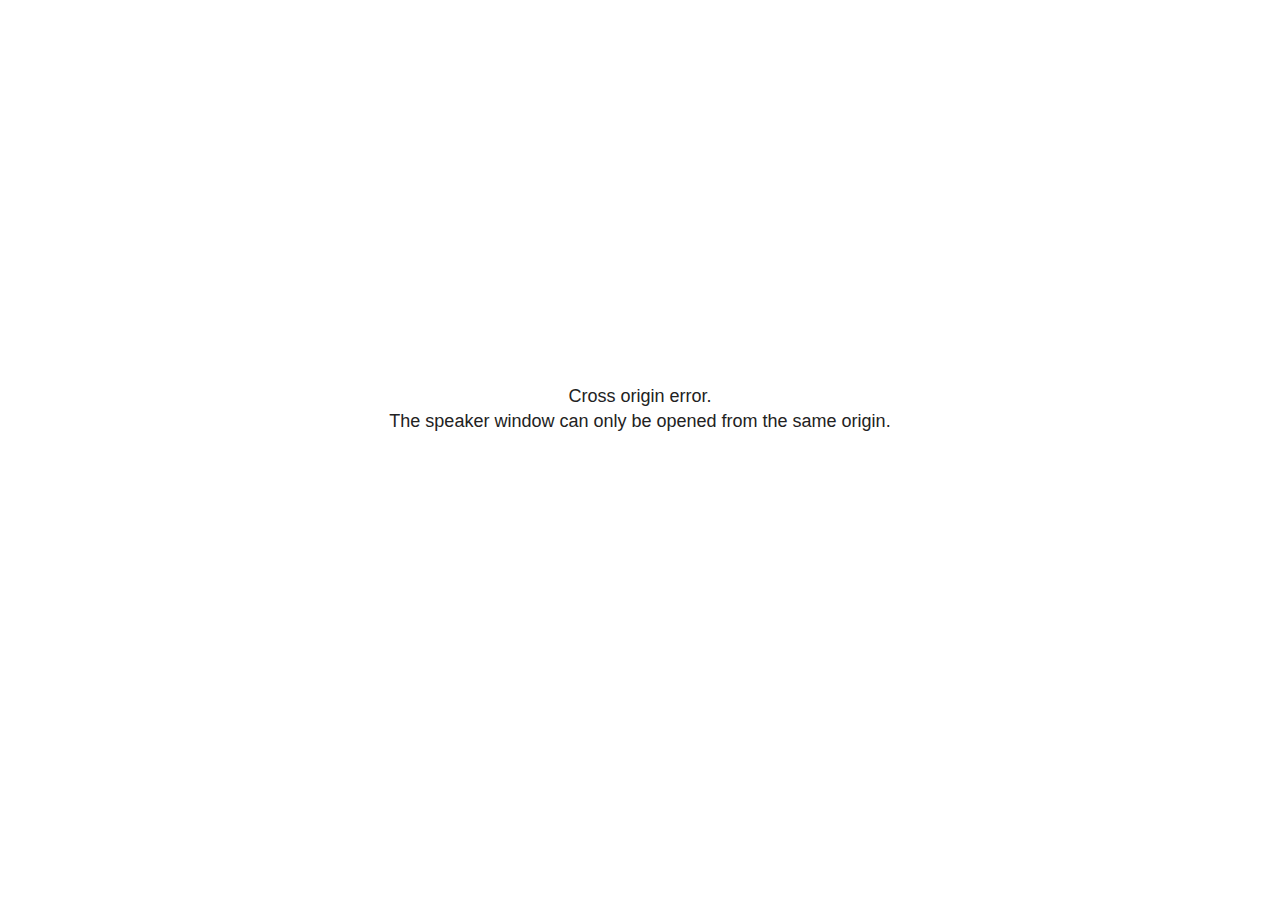
<file: site_libs/revealjs/plugin/notes/speaker-view.html>
<!--
	NOTE: You need to build the notes plugin after making changes to this file.
-->
<html lang="en">
	<head>
		<meta charset="utf-8">

		<title>reveal.js - Speaker View</title>

		<style>
			body {
				font-family: Helvetica;
				font-size: 18px;
			}

			#current-slide,
			#upcoming-slide,
			#speaker-controls {
				padding: 6px;
				box-sizing: border-box;
				-moz-box-sizing: border-box;
			}

			#current-slide iframe,
			#upcoming-slide iframe {
				width: 100%;
				height: 100%;
				border: 1px solid #ddd;
			}

			#current-slide .label,
			#upcoming-slide .label {
				position: absolute;
				top: 10px;
				left: 10px;
				z-index: 2;
			}

			#connection-status {
				position: absolute;
				top: 0;
				left: 0;
				width: 100%;
				height: 100%;
				z-index: 20;
				padding: 30% 20% 20% 20%;
				font-size: 18px;
				color: #222;
				background: #fff;
				text-align: center;
				box-sizing: border-box;
				line-height: 1.4;
			}

			.overlay-element {
				height: 34px;
				line-height: 34px;
				padding: 0 10px;
				text-shadow: none;
				background: rgba( 220, 220, 220, 0.8 );
				color: #222;
				font-size: 14px;
			}

			.overlay-element.interactive:hover {
				background: rgba( 220, 220, 220, 1 );
			}

			#current-slide {
				position: absolute;
				width: 60%;
				height: 100%;
				top: 0;
				left: 0;
				padding-right: 0;
			}

			#upcoming-slide {
				position: absolute;
				width: 40%;
				height: 40%;
				right: 0;
				top: 0;
			}

			/* Speaker controls */
			#speaker-controls {
				position: absolute;
				top: 40%;
				right: 0;
				width: 40%;
				height: 60%;
				overflow: auto;
				font-size: 18px;
			}

				.speaker-controls-time.hidden,
				.speaker-controls-notes.hidden {
					display: none;
				}

				.speaker-controls-time .label,
				.speaker-controls-pace .label,
				.speaker-controls-notes .label {
					text-transform: uppercase;
					font-weight: normal;
					font-size: 0.66em;
					color: #666;
					margin: 0;
				}

				.speaker-controls-time, .speaker-controls-pace {
					border-bottom: 1px solid rgba( 200, 200, 200, 0.5 );
					margin-bottom: 10px;
					padding: 10px 16px;
					padding-bottom: 20px;
					cursor: pointer;
				}

				.speaker-controls-time .reset-button {
					opacity: 0;
					float: right;
					color: #666;
					text-decoration: none;
				}
				.speaker-controls-time:hover .reset-button {
					opacity: 1;
				}

				.speaker-controls-time .timer,
				.speaker-controls-time .clock {
					width: 50%;
				}

				.speaker-controls-time .timer,
				.speaker-controls-time .clock,
				.speaker-controls-time .pacing .hours-value,
				.speaker-controls-time .pacing .minutes-value,
				.speaker-controls-time .pacing .seconds-value {
					font-size: 1.9em;
				}

				.speaker-controls-time .timer {
					float: left;
				}

				.speaker-controls-time .clock {
					float: right;
					text-align: right;
				}

				.speaker-controls-time span.mute {
					opacity: 0.3;
				}

				.speaker-controls-time .pacing-title {
					margin-top: 5px;
				}

				.speaker-controls-time .pacing.ahead {
					color: blue;
				}

				.speaker-controls-time .pacing.on-track {
					color: green;
				}

				.speaker-controls-time .pacing.behind {
					color: red;
				}

				.speaker-controls-notes {
					padding: 10px 16px;
				}

				.speaker-controls-notes .value {
					margin-top: 5px;
					line-height: 1.4;
					font-size: 1.2em;
				}

			/* Layout selector */
			#speaker-layout {
				position: absolute;
				top: 10px;
				right: 10px;
				color: #222;
				z-index: 10;
			}
				#speaker-layout select {
					position: absolute;
					width: 100%;
					height: 100%;
					top: 0;
					left: 0;
					border: 0;
					box-shadow: 0;
					cursor: pointer;
					opacity: 0;

					font-size: 1em;
					background-color: transparent;

					-moz-appearance: none;
					-webkit-appearance: none;
					-webkit-tap-highlight-color: rgba(0, 0, 0, 0);
				}

				#speaker-layout select:focus {
					outline: none;
					box-shadow: none;
				}

			.clear {
				clear: both;
			}

			/* Speaker layout: Wide */
			body[data-speaker-layout="wide"] #current-slide,
			body[data-speaker-layout="wide"] #upcoming-slide {
				width: 50%;
				height: 45%;
				padding: 6px;
			}

			body[data-speaker-layout="wide"] #current-slide {
				top: 0;
				left: 0;
			}

			body[data-speaker-layout="wide"] #upcoming-slide {
				top: 0;
				left: 50%;
			}

			body[data-speaker-layout="wide"] #speaker-controls {
				top: 45%;
				left: 0;
				width: 100%;
				height: 50%;
				font-size: 1.25em;
			}

			/* Speaker layout: Tall */
			body[data-speaker-layout="tall"] #current-slide,
			body[data-speaker-layout="tall"] #upcoming-slide {
				width: 45%;
				height: 50%;
				padding: 6px;
			}

			body[data-speaker-layout="tall"] #current-slide {
				top: 0;
				left: 0;
			}

			body[data-speaker-layout="tall"] #upcoming-slide {
				top: 50%;
				left: 0;
			}

			body[data-speaker-layout="tall"] #speaker-controls {
				padding-top: 40px;
				top: 0;
				left: 45%;
				width: 55%;
				height: 100%;
				font-size: 1.25em;
			}

			/* Speaker layout: Notes only */
			body[data-speaker-layout="notes-only"] #current-slide,
			body[data-speaker-layout="notes-only"] #upcoming-slide {
				display: none;
			}

			body[data-speaker-layout="notes-only"] #speaker-controls {
				padding-top: 40px;
				top: 0;
				left: 0;
				width: 100%;
				height: 100%;
				font-size: 1.25em;
			}

			@media screen and (max-width: 1080px) {
				body[data-speaker-layout="default"] #speaker-controls {
					font-size: 16px;
				}
			}

			@media screen and (max-width: 900px) {
				body[data-speaker-layout="default"] #speaker-controls {
					font-size: 14px;
				}
			}

			@media screen and (max-width: 800px) {
				body[data-speaker-layout="default"] #speaker-controls {
					font-size: 12px;
				}
			}

		</style>
	</head>

	<body>

		<div id="connection-status">Loading speaker view...</div>

		<div id="current-slide"></div>
		<div id="upcoming-slide"><span class="overlay-element label">Upcoming</span></div>
		<div id="speaker-controls">
			<div class="speaker-controls-time">
				<h4 class="label">Time <span class="reset-button">Click to Reset</span></h4>
				<div class="clock">
					<span class="clock-value">0:00 AM</span>
				</div>
				<div class="timer">
					<span class="hours-value">00</span><span class="minutes-value">:00</span><span class="seconds-value">:00</span>
				</div>
				<div class="clear"></div>

				<h4 class="label pacing-title" style="display: none">Pacing – Time to finish current slide</h4>
				<div class="pacing" style="display: none">
					<span class="hours-value">00</span><span class="minutes-value">:00</span><span class="seconds-value">:00</span>
				</div>
			</div>

			<div class="speaker-controls-notes hidden">
				<h4 class="label">Notes</h4>
				<div class="value"></div>
			</div>
		</div>
		<div id="speaker-layout" class="overlay-element interactive">
			<span class="speaker-layout-label"></span>
			<select class="speaker-layout-dropdown"></select>
		</div>

		<script>

			(function() {

				var notes,
					notesValue,
					currentState,
					currentSlide,
					upcomingSlide,
					layoutLabel,
					layoutDropdown,
					pendingCalls = {},
					lastRevealApiCallId = 0,
					connected = false

				var connectionStatus = document.querySelector( '#connection-status' );

				var SPEAKER_LAYOUTS = {
					'default': 'Default',
					'wide': 'Wide',
					'tall': 'Tall',
					'notes-only': 'Notes only'
				};

				setupLayout();

				let openerOrigin;

				try {
					openerOrigin = window.opener.location.origin;
				}
				catch ( error ) { console.warn( error ) }

				// In order to prevent XSS, the speaker view will only run if its
				// opener has the same origin as itself
				if( window.location.origin !== openerOrigin ) {
					connectionStatus.innerHTML = 'Cross origin error.<br>The speaker window can only be opened from the same origin.';
					return;
				}

				var connectionTimeout = setTimeout( function() {
					connectionStatus.innerHTML = 'Error connecting to main window.<br>Please try closing and reopening the speaker view.';
				}, 5000 );

				window.addEventListener( 'message', function( event ) {

					// Validate the origin of all messages to avoid parsing messages
					// that aren't meant for us. Ignore when running off file:// so
					// that the speaker view continues to work without a web server.
					if( window.location.origin !== event.origin && window.location.origin !== 'file://' ) {
						return
					}

					clearTimeout( connectionTimeout );
					connectionStatus.style.display = 'none';

					var data = JSON.parse( event.data );

					// The overview mode is only useful to the reveal.js instance
					// where navigation occurs so we don't sync it
					if( data.state ) delete data.state.overview;

					// Messages sent by the notes plugin inside of the main window
					if( data && data.namespace === 'reveal-notes' ) {
						if( data.type === 'connect' ) {
							handleConnectMessage( data );
						}
						else if( data.type === 'state' ) {
							handleStateMessage( data );
						}
						else if( data.type === 'return' ) {
							pendingCalls[data.callId](data.result);
							delete pendingCalls[data.callId];
						}
					}
					// Messages sent by the reveal.js inside of the current slide preview
					else if( data && data.namespace === 'reveal' ) {
						if( /ready/.test( data.eventName ) ) {
							// Send a message back to notify that the handshake is complete
							window.opener.postMessage( JSON.stringify({ namespace: 'reveal-notes', type: 'connected'} ), '*' );
						}
						else if( /slidechanged|fragmentshown|fragmenthidden|paused|resumed/.test( data.eventName ) && currentState !== JSON.stringify( data.state ) ) {

							dispatchStateToMainWindow( data.state );

						}
					}

				} );

				/**
				 * Updates the presentation in the main window to match the state
				 * of the presentation in the notes window.
				 */
				const dispatchStateToMainWindow = debounce(( state ) => {
					window.opener.postMessage( JSON.stringify({ method: 'setState', args: [ state ]} ), '*' );
				}, 500);

				/**
				 * Asynchronously calls the Reveal.js API of the main frame.
				 */
				function callRevealApi( methodName, methodArguments, callback ) {

					var callId = ++lastRevealApiCallId;
					pendingCalls[callId] = callback;
					window.opener.postMessage( JSON.stringify( {
						namespace: 'reveal-notes',
						type: 'call',
						callId: callId,
						methodName: methodName,
						arguments: methodArguments
					} ), '*' );

				}

				/**
				 * Called when the main window is trying to establish a
				 * connection.
				 */
				function handleConnectMessage( data ) {

					if( connected === false ) {
						connected = true;

						setupIframes( data );
						setupKeyboard();
						setupNotes();
						setupTimer();
						setupHeartbeat();
					}

				}

				/**
				 * Called when the main window sends an updated state.
				 */
				function handleStateMessage( data ) {

					// Store the most recently set state to avoid circular loops
					// applying the same state
					currentState = JSON.stringify( data.state );

					// No need for updating the notes in case of fragment changes
					if ( data.notes ) {
						notes.classList.remove( 'hidden' );
						notesValue.style.whiteSpace = data.whitespace;
						if( data.markdown ) {
							notesValue.innerHTML = marked( data.notes );
						}
						else {
							notesValue.innerHTML = data.notes;
						}
					}
					else {
						notes.classList.add( 'hidden' );
					}

					// Update the note slides
					currentSlide.contentWindow.postMessage( JSON.stringify({ method: 'setState', args: [ data.state ] }), '*' );
					upcomingSlide.contentWindow.postMessage( JSON.stringify({ method: 'setState', args: [ data.state ] }), '*' );
					upcomingSlide.contentWindow.postMessage( JSON.stringify({ method: 'next' }), '*' );

				}

				// Limit to max one state update per X ms
				handleStateMessage = debounce( handleStateMessage, 200 );

				/**
				 * Forward keyboard events to the current slide window.
				 * This enables keyboard events to work even if focus
				 * isn't set on the current slide iframe.
				 *
				 * Block F5 default handling, it reloads and disconnects
				 * the speaker notes window.
				 */
				function setupKeyboard() {

					document.addEventListener( 'keydown', function( event ) {
						if( event.keyCode === 116 || ( event.metaKey && event.keyCode === 82 ) ) {
							event.preventDefault();
							return false;
						}
						currentSlide.contentWindow.postMessage( JSON.stringify({ method: 'triggerKey', args: [ event.keyCode ] }), '*' );
					} );

				}

				/**
				 * Creates the preview iframes.
				 */
				function setupIframes( data ) {

					var params = [
						'receiver',
						'progress=false',
						'history=false',
						'transition=none',
						'autoSlide=0',
						'backgroundTransition=none'
					].join( '&' );

					var urlSeparator = /\?/.test(data.url) ? '&' : '?';
					var hash = '#/' + data.state.indexh + '/' + data.state.indexv;
					var currentURL = data.url + urlSeparator + params + '&scrollActivationWidth=false&postMessageEvents=true' + hash;
					var upcomingURL = data.url + urlSeparator + params + '&scrollActivationWidth=false&controls=false' + hash;

					currentSlide = document.createElement( 'iframe' );
					currentSlide.setAttribute( 'width', 1280 );
					currentSlide.setAttribute( 'height', 1024 );
					currentSlide.setAttribute( 'src', currentURL );
					document.querySelector( '#current-slide' ).appendChild( currentSlide );

					upcomingSlide = document.createElement( 'iframe' );
					upcomingSlide.setAttribute( 'width', 640 );
					upcomingSlide.setAttribute( 'height', 512 );
					upcomingSlide.setAttribute( 'src', upcomingURL );
					document.querySelector( '#upcoming-slide' ).appendChild( upcomingSlide );

				}

				/**
				 * Setup the notes UI.
				 */
				function setupNotes() {

					notes = document.querySelector( '.speaker-controls-notes' );
					notesValue = document.querySelector( '.speaker-controls-notes .value' );

				}

				/**
				 * We send out a heartbeat at all times to ensure we can
				 * reconnect with the main presentation window after reloads.
				 */
				function setupHeartbeat() {

					setInterval( () => {
						window.opener.postMessage( JSON.stringify({ namespace: 'reveal-notes', type: 'heartbeat'} ), '*' );
					}, 1000 );

				}

				function getTimings( callback ) {

					callRevealApi( 'getSlidesAttributes', [], function ( slideAttributes ) {
						callRevealApi( 'getConfig', [], function ( config ) {
							var totalTime = config.totalTime;
							var minTimePerSlide = config.minimumTimePerSlide || 0;
							var defaultTiming = config.defaultTiming;
							if ((defaultTiming == null) && (totalTime == null)) {
								callback(null);
								return;
							}
							// Setting totalTime overrides defaultTiming
							if (totalTime) {
								defaultTiming = 0;
							}
							var timings = [];
							for ( var i in slideAttributes ) {
								var slide = slideAttributes[ i ];
								var timing = defaultTiming;
								if( slide.hasOwnProperty( 'data-timing' )) {
									var t = slide[ 'data-timing' ];
									timing = parseInt(t);
									if( isNaN(timing) ) {
										console.warn("Could not parse timing '" + t + "' of slide " + i + "; using default of " + defaultTiming);
										timing = defaultTiming;
									}
								}
								timings.push(timing);
							}
							if ( totalTime ) {
								// After we've allocated time to individual slides, we summarize it and
								// subtract it from the total time
								var remainingTime = totalTime - timings.reduce( function(a, b) { return a + b; }, 0 );
								// The remaining time is divided by the number of slides that have 0 seconds
								// allocated at the moment, giving the average time-per-slide on the remaining slides
								var remainingSlides = (timings.filter( function(x) { return x == 0 }) ).length
								var timePerSlide = Math.round( remainingTime / remainingSlides, 0 )
								// And now we replace every zero-value timing with that average
								timings = timings.map( function(x) { return (x==0 ? timePerSlide : x) } );
							}
							var slidesUnderMinimum = timings.filter( function(x) { return (x < minTimePerSlide) } ).length
							if ( slidesUnderMinimum ) {
								message = "The pacing time for " + slidesUnderMinimum + " slide(s) is under the configured minimum of " + minTimePerSlide + " seconds. Check the data-timing attribute on individual slides, or consider increasing the totalTime or minimumTimePerSlide configuration options (or removing some slides).";
								alert(message);
							}
							callback( timings );
						} );
					} );

				}

				/**
				 * Return the number of seconds allocated for presenting
				 * all slides up to and including this one.
				 */
				function getTimeAllocated( timings, callback ) {

					callRevealApi( 'getSlidePastCount', [], function ( currentSlide ) {
						var allocated = 0;
						for (var i in timings.slice(0, currentSlide + 1)) {
							allocated += timings[i];
						}
						callback( allocated );
					} );

				}

				/**
				 * Create the timer and clock and start updating them
				 * at an interval.
				 */
				function setupTimer() {

					var start = new Date(),
					timeEl = document.querySelector( '.speaker-controls-time' ),
					clockEl = timeEl.querySelector( '.clock-value' ),
					hoursEl = timeEl.querySelector( '.hours-value' ),
					minutesEl = timeEl.querySelector( '.minutes-value' ),
					secondsEl = timeEl.querySelector( '.seconds-value' ),
					pacingTitleEl = timeEl.querySelector( '.pacing-title' ),
					pacingEl = timeEl.querySelector( '.pacing' ),
					pacingHoursEl = pacingEl.querySelector( '.hours-value' ),
					pacingMinutesEl = pacingEl.querySelector( '.minutes-value' ),
					pacingSecondsEl = pacingEl.querySelector( '.seconds-value' );

					var timings = null;
					getTimings( function ( _timings ) {

						timings = _timings;
						if (_timings !== null) {
							pacingTitleEl.style.removeProperty('display');
							pacingEl.style.removeProperty('display');
						}

						// Update once directly
						_updateTimer();

						// Then update every second
						setInterval( _updateTimer, 1000 );

					} );


					function _resetTimer() {

						if (timings == null) {
							start = new Date();
							_updateTimer();
						}
						else {
							// Reset timer to beginning of current slide
							getTimeAllocated( timings, function ( slideEndTimingSeconds ) {
								var slideEndTiming = slideEndTimingSeconds * 1000;
								callRevealApi( 'getSlidePastCount', [], function ( currentSlide ) {
									var currentSlideTiming = timings[currentSlide] * 1000;
									var previousSlidesTiming = slideEndTiming - currentSlideTiming;
									var now = new Date();
									start = new Date(now.getTime() - previousSlidesTiming);
									_updateTimer();
								} );
							} );
						}

					}

					timeEl.addEventListener( 'click', function() {
						_resetTimer();
						return false;
					} );

					function _displayTime( hrEl, minEl, secEl, time) {

						var sign = Math.sign(time) == -1 ? "-" : "";
						time = Math.abs(Math.round(time / 1000));
						var seconds = time % 60;
						var minutes = Math.floor( time / 60 ) % 60 ;
						var hours = Math.floor( time / ( 60 * 60 )) ;
						hrEl.innerHTML = sign + zeroPadInteger( hours );
						if (hours == 0) {
							hrEl.classList.add( 'mute' );
						}
						else {
							hrEl.classList.remove( 'mute' );
						}
						minEl.innerHTML = ':' + zeroPadInteger( minutes );
						if (hours == 0 && minutes == 0) {
							minEl.classList.add( 'mute' );
						}
						else {
							minEl.classList.remove( 'mute' );
						}
						secEl.innerHTML = ':' + zeroPadInteger( seconds );
					}

					function _updateTimer() {

						var diff, hours, minutes, seconds,
						now = new Date();

						diff = now.getTime() - start.getTime();

						clockEl.innerHTML = now.toLocaleTimeString( 'en-US', { hour12: true, hour: '2-digit', minute:'2-digit' } );
						_displayTime( hoursEl, minutesEl, secondsEl, diff );
						if (timings !== null) {
							_updatePacing(diff);
						}

					}

					function _updatePacing(diff) {

						getTimeAllocated( timings, function ( slideEndTimingSeconds ) {
							var slideEndTiming = slideEndTimingSeconds * 1000;

							callRevealApi( 'getSlidePastCount', [], function ( currentSlide ) {
								var currentSlideTiming = timings[currentSlide] * 1000;
								var timeLeftCurrentSlide = slideEndTiming - diff;
								if (timeLeftCurrentSlide < 0) {
									pacingEl.className = 'pacing behind';
								}
								else if (timeLeftCurrentSlide < currentSlideTiming) {
									pacingEl.className = 'pacing on-track';
								}
								else {
									pacingEl.className = 'pacing ahead';
								}
								_displayTime( pacingHoursEl, pacingMinutesEl, pacingSecondsEl, timeLeftCurrentSlide );
							} );
						} );
					}

				}

				/**
				 * Sets up the speaker view layout and layout selector.
				 */
				function setupLayout() {

					layoutDropdown = document.querySelector( '.speaker-layout-dropdown' );
					layoutLabel = document.querySelector( '.speaker-layout-label' );

					// Render the list of available layouts
					for( var id in SPEAKER_LAYOUTS ) {
						var option = document.createElement( 'option' );
						option.setAttribute( 'value', id );
						option.textContent = SPEAKER_LAYOUTS[ id ];
						layoutDropdown.appendChild( option );
					}

					// Monitor the dropdown for changes
					layoutDropdown.addEventListener( 'change', function( event ) {

						setLayout( layoutDropdown.value );

					}, false );

					// Restore any currently persisted layout
					setLayout( getLayout() );

				}

				/**
				 * Sets a new speaker view layout. The layout is persisted
				 * in local storage.
				 */
				function setLayout( value ) {

					var title = SPEAKER_LAYOUTS[ value ];

					layoutLabel.innerHTML = 'Layout' + ( title ? ( ': ' + title ) : '' );
					layoutDropdown.value = value;

					document.body.setAttribute( 'data-speaker-layout', value );

					// Persist locally
					if( supportsLocalStorage() ) {
						window.localStorage.setItem( 'reveal-speaker-layout', value );
					}

				}

				/**
				 * Returns the ID of the most recently set speaker layout
				 * or our default layout if none has been set.
				 */
				function getLayout() {

					if( supportsLocalStorage() ) {
						var layout = window.localStorage.getItem( 'reveal-speaker-layout' );
						if( layout ) {
							return layout;
						}
					}

					// Default to the first record in the layouts hash
					for( var id in SPEAKER_LAYOUTS ) {
						return id;
					}

				}

				function supportsLocalStorage() {

					try {
						localStorage.setItem('test', 'test');
						localStorage.removeItem('test');
						return true;
					}
					catch( e ) {
						return false;
					}

				}

				function zeroPadInteger( num ) {

					var str = '00' + parseInt( num );
					return str.substring( str.length - 2 );

				}

				/**
				 * Limits the frequency at which a function can be called.
				 */
				function debounce( fn, ms ) {

					var lastTime = 0,
						timeout;

					return function() {

						var args = arguments;
						var context = this;

						clearTimeout( timeout );

						var timeSinceLastCall = Date.now() - lastTime;
						if( timeSinceLastCall > ms ) {
							fn.apply( context, args );
							lastTime = Date.now();
						}
						else {
							timeout = setTimeout( function() {
								fn.apply( context, args );
								lastTime = Date.now();
							}, ms - timeSinceLastCall );
						}

					}

				}

			})();

		</script>
	</body>
</html>
</file>
<file: site_libs/quarto-html/tippy.css>
.tippy-box[data-animation=fade][data-state=hidden]{opacity:0}[data-tippy-root]{max-width:calc(100vw - 10px)}.tippy-box{position:relative;background-color:#333;color:#fff;border-radius:4px;font-size:14px;line-height:1.4;white-space:normal;outline:0;transition-property:transform,visibility,opacity}.tippy-box[data-placement^=top]>.tippy-arrow{bottom:0}.tippy-box[data-placement^=top]>.tippy-arrow:before{bottom:-7px;left:0;border-width:8px 8px 0;border-top-color:initial;transform-origin:center top}.tippy-box[data-placement^=bottom]>.tippy-arrow{top:0}.tippy-box[data-placement^=bottom]>.tippy-arrow:before{top:-7px;left:0;border-width:0 8px 8px;border-bottom-color:initial;transform-origin:center bottom}.tippy-box[data-placement^=left]>.tippy-arrow{right:0}.tippy-box[data-placement^=left]>.tippy-arrow:before{border-width:8px 0 8px 8px;border-left-color:initial;right:-7px;transform-origin:center left}.tippy-box[data-placement^=right]>.tippy-arrow{left:0}.tippy-box[data-placement^=right]>.tippy-arrow:before{left:-7px;border-width:8px 8px 8px 0;border-right-color:initial;transform-origin:center right}.tippy-box[data-inertia][data-state=visible]{transition-timing-function:cubic-bezier(.54,1.5,.38,1.11)}.tippy-arrow{width:16px;height:16px;color:#333}.tippy-arrow:before{content:"";position:absolute;border-color:transparent;border-style:solid}.tippy-content{position:relative;padding:5px 9px;z-index:1}
</file>
<file: site_libs/quarto-html/quarto-syntax-highlighting-3ff4805f19b0085abba01199065d0a21.css>
/* quarto syntax highlight colors */
:root {
  --quarto-hl-ot-color: #ffa07a;
  --quarto-hl-at-color: #ffd700;
  --quarto-hl-ss-color: #abe338;
  --quarto-hl-an-color: #d4d0ab;
  --quarto-hl-fu-color: #ffd700;
  --quarto-hl-st-color: #abe338;
  --quarto-hl-cf-color: #ffa07a;
  --quarto-hl-op-color: #00e0e0;
  --quarto-hl-er-color: #dcc6e0;
  --quarto-hl-bn-color: #dcc6e0;
  --quarto-hl-al-color: #dcc6e0;
  --quarto-hl-va-color: #f5ab35;
  --quarto-hl-bu-color: #f5ab35;
  --quarto-hl-ex-color: #ffd700;
  --quarto-hl-pp-color: #dcc6e0;
  --quarto-hl-in-color: #d4d0ab;
  --quarto-hl-vs-color: #abe338;
  --quarto-hl-wa-color: #d4d0ab;
  --quarto-hl-do-color: #d4d0ab;
  --quarto-hl-ch-color: #abe338;
  --quarto-hl-dt-color: #dcc6e0;
  --quarto-hl-fl-color: #f5ab35;
  --quarto-hl-co-color: #d4d0ab;
  --quarto-hl-cv-color: #d4d0ab;
  --quarto-hl-cn-color: #ffa07a;
  --quarto-hl-sc-color: #00e0e0;
  --quarto-hl-dv-color: #dcc6e0;
  --quarto-hl-kw-color: #ffa07a;
}

/* other quarto variables */
:root {
  --quarto-font-monospace: SFMono-Regular, Menlo, Monaco, Consolas, "Liberation Mono", "Courier New", monospace;
}

/* syntax highlight based on Pandoc's rules */
pre > code.sourceCode > span {
  color: #f8f8f2;
}

code.sourceCode > span {
  color: #f8f8f2;
}

div.sourceCode,
div.sourceCode pre.sourceCode {
  color: #f8f8f2;
}

/* Normal */
code span {
  color: #f8f8f2;
}

/* Alert */
code span.al {
  color: #dcc6e0;
  font-style: inherit;
}

/* Annotation */
code span.an {
  color: #d4d0ab;
  font-style: inherit;
}

/* Attribute */
code span.at {
  color: #ffd700;
  font-style: inherit;
}

/* BaseN */
code span.bn {
  color: #dcc6e0;
  font-style: inherit;
}

/* BuiltIn */
code span.bu {
  color: #f5ab35;
  font-style: inherit;
}

/* ControlFlow */
code span.cf {
  color: #ffa07a;
  font-style: inherit;
}

/* Char */
code span.ch {
  color: #abe338;
  font-style: inherit;
}

/* Constant */
code span.cn {
  color: #ffa07a;
  font-style: inherit;
}

/* Comment */
code span.co {
  color: #d4d0ab;
  font-style: inherit;
}

/* CommentVar */
code span.cv {
  color: #d4d0ab;
  font-style: italic;
}

/* Documentation */
code span.do {
  color: #d4d0ab;
  font-style: italic;
}

/* DataType */
code span.dt {
  color: #dcc6e0;
  font-style: inherit;
}

/* DecVal */
code span.dv {
  color: #dcc6e0;
  font-style: inherit;
}

/* Error */
code span.er {
  color: #dcc6e0;
  font-style: inherit;
}

/* Extension */
code span.ex {
  color: #ffd700;
  font-style: inherit;
}

/* Float */
code span.fl {
  color: #f5ab35;
  font-style: inherit;
}

/* Function */
code span.fu {
  color: #ffd700;
  font-style: inherit;
}

/* Import */
code span.im {
  font-style: inherit;
}

/* Information */
code span.in {
  color: #d4d0ab;
  font-style: inherit;
}

/* Keyword */
code span.kw {
  color: #ffa07a;
  font-style: inherit;
}

/* Operator */
code span.op {
  color: #00e0e0;
  font-style: inherit;
}

/* Other */
code span.ot {
  color: #ffa07a;
  font-style: inherit;
}

/* Preprocessor */
code span.pp {
  color: #dcc6e0;
  font-style: inherit;
}

/* SpecialChar */
code span.sc {
  color: #00e0e0;
  font-style: inherit;
}

/* SpecialString */
code span.ss {
  color: #abe338;
  font-style: inherit;
}

/* String */
code span.st {
  color: #abe338;
  font-style: inherit;
}

/* Variable */
code span.va {
  color: #f5ab35;
  font-style: inherit;
}

/* VerbatimString */
code span.vs {
  color: #abe338;
  font-style: inherit;
}

/* Warning */
code span.wa {
  color: #d4d0ab;
  font-style: italic;
}

.prevent-inlining {
  content: "</";
}

/*# sourceMappingURL=08b93d74660bb4715d73b6df362cfae0.css.map */
</file>
<file: site_libs/quarto-html/quarto-syntax-highlighting-dark-3ff4805f19b0085abba01199065d0a21.css>
/* quarto syntax highlight colors */
:root {
  --quarto-hl-ot-color: #ffa07a;
  --quarto-hl-at-color: #ffd700;
  --quarto-hl-ss-color: #abe338;
  --quarto-hl-an-color: #d4d0ab;
  --quarto-hl-fu-color: #ffd700;
  --quarto-hl-st-color: #abe338;
  --quarto-hl-cf-color: #ffa07a;
  --quarto-hl-op-color: #00e0e0;
  --quarto-hl-er-color: #dcc6e0;
  --quarto-hl-bn-color: #dcc6e0;
  --quarto-hl-al-color: #dcc6e0;
  --quarto-hl-va-color: #f5ab35;
  --quarto-hl-bu-color: #f5ab35;
  --quarto-hl-ex-color: #ffd700;
  --quarto-hl-pp-color: #dcc6e0;
  --quarto-hl-in-color: #d4d0ab;
  --quarto-hl-vs-color: #abe338;
  --quarto-hl-wa-color: #d4d0ab;
  --quarto-hl-do-color: #d4d0ab;
  --quarto-hl-ch-color: #abe338;
  --quarto-hl-dt-color: #dcc6e0;
  --quarto-hl-fl-color: #f5ab35;
  --quarto-hl-co-color: #d4d0ab;
  --quarto-hl-cv-color: #d4d0ab;
  --quarto-hl-cn-color: #ffa07a;
  --quarto-hl-sc-color: #00e0e0;
  --quarto-hl-dv-color: #dcc6e0;
  --quarto-hl-kw-color: #ffa07a;
}

/* other quarto variables */
:root {
  --quarto-font-monospace: SFMono-Regular, Menlo, Monaco, Consolas, "Liberation Mono", "Courier New", monospace;
}

/* syntax highlight based on Pandoc's rules */
pre > code.sourceCode > span {
  color: #f8f8f2;
}

code.sourceCode > span {
  color: #f8f8f2;
}

div.sourceCode,
div.sourceCode pre.sourceCode {
  color: #f8f8f2;
}

/* Normal */
code span {
  color: #f8f8f2;
}

/* Alert */
code span.al {
  color: #dcc6e0;
  font-style: inherit;
}

/* Annotation */
code span.an {
  color: #d4d0ab;
  font-style: inherit;
}

/* Attribute */
code span.at {
  color: #ffd700;
  font-style: inherit;
}

/* BaseN */
code span.bn {
  color: #dcc6e0;
  font-style: inherit;
}

/* BuiltIn */
code span.bu {
  color: #f5ab35;
  font-style: inherit;
}

/* ControlFlow */
code span.cf {
  color: #ffa07a;
  font-style: inherit;
}

/* Char */
code span.ch {
  color: #abe338;
  font-style: inherit;
}

/* Constant */
code span.cn {
  color: #ffa07a;
  font-style: inherit;
}

/* Comment */
code span.co {
  color: #d4d0ab;
  font-style: inherit;
}

/* CommentVar */
code span.cv {
  color: #d4d0ab;
  font-style: italic;
}

/* Documentation */
code span.do {
  color: #d4d0ab;
  font-style: italic;
}

/* DataType */
code span.dt {
  color: #dcc6e0;
  font-style: inherit;
}

/* DecVal */
code span.dv {
  color: #dcc6e0;
  font-style: inherit;
}

/* Error */
code span.er {
  color: #dcc6e0;
  font-style: inherit;
}

/* Extension */
code span.ex {
  color: #ffd700;
  font-style: inherit;
}

/* Float */
code span.fl {
  color: #f5ab35;
  font-style: inherit;
}

/* Function */
code span.fu {
  color: #ffd700;
  font-style: inherit;
}

/* Import */
code span.im {
  font-style: inherit;
}

/* Information */
code span.in {
  color: #d4d0ab;
  font-style: inherit;
}

/* Keyword */
code span.kw {
  color: #ffa07a;
  font-style: inherit;
}

/* Operator */
code span.op {
  color: #00e0e0;
  font-style: inherit;
}

/* Other */
code span.ot {
  color: #ffa07a;
  font-style: inherit;
}

/* Preprocessor */
code span.pp {
  color: #dcc6e0;
  font-style: inherit;
}

/* SpecialChar */
code span.sc {
  color: #00e0e0;
  font-style: inherit;
}

/* SpecialString */
code span.ss {
  color: #abe338;
  font-style: inherit;
}

/* String */
code span.st {
  color: #abe338;
  font-style: inherit;
}

/* Variable */
code span.va {
  color: #f5ab35;
  font-style: inherit;
}

/* VerbatimString */
code span.vs {
  color: #abe338;
  font-style: inherit;
}

/* Warning */
code span.wa {
  color: #d4d0ab;
  font-style: italic;
}

.prevent-inlining {
  content: "</";
}

/*# sourceMappingURL=08b93d74660bb4715d73b6df362cfae0.css.map */
</file>
